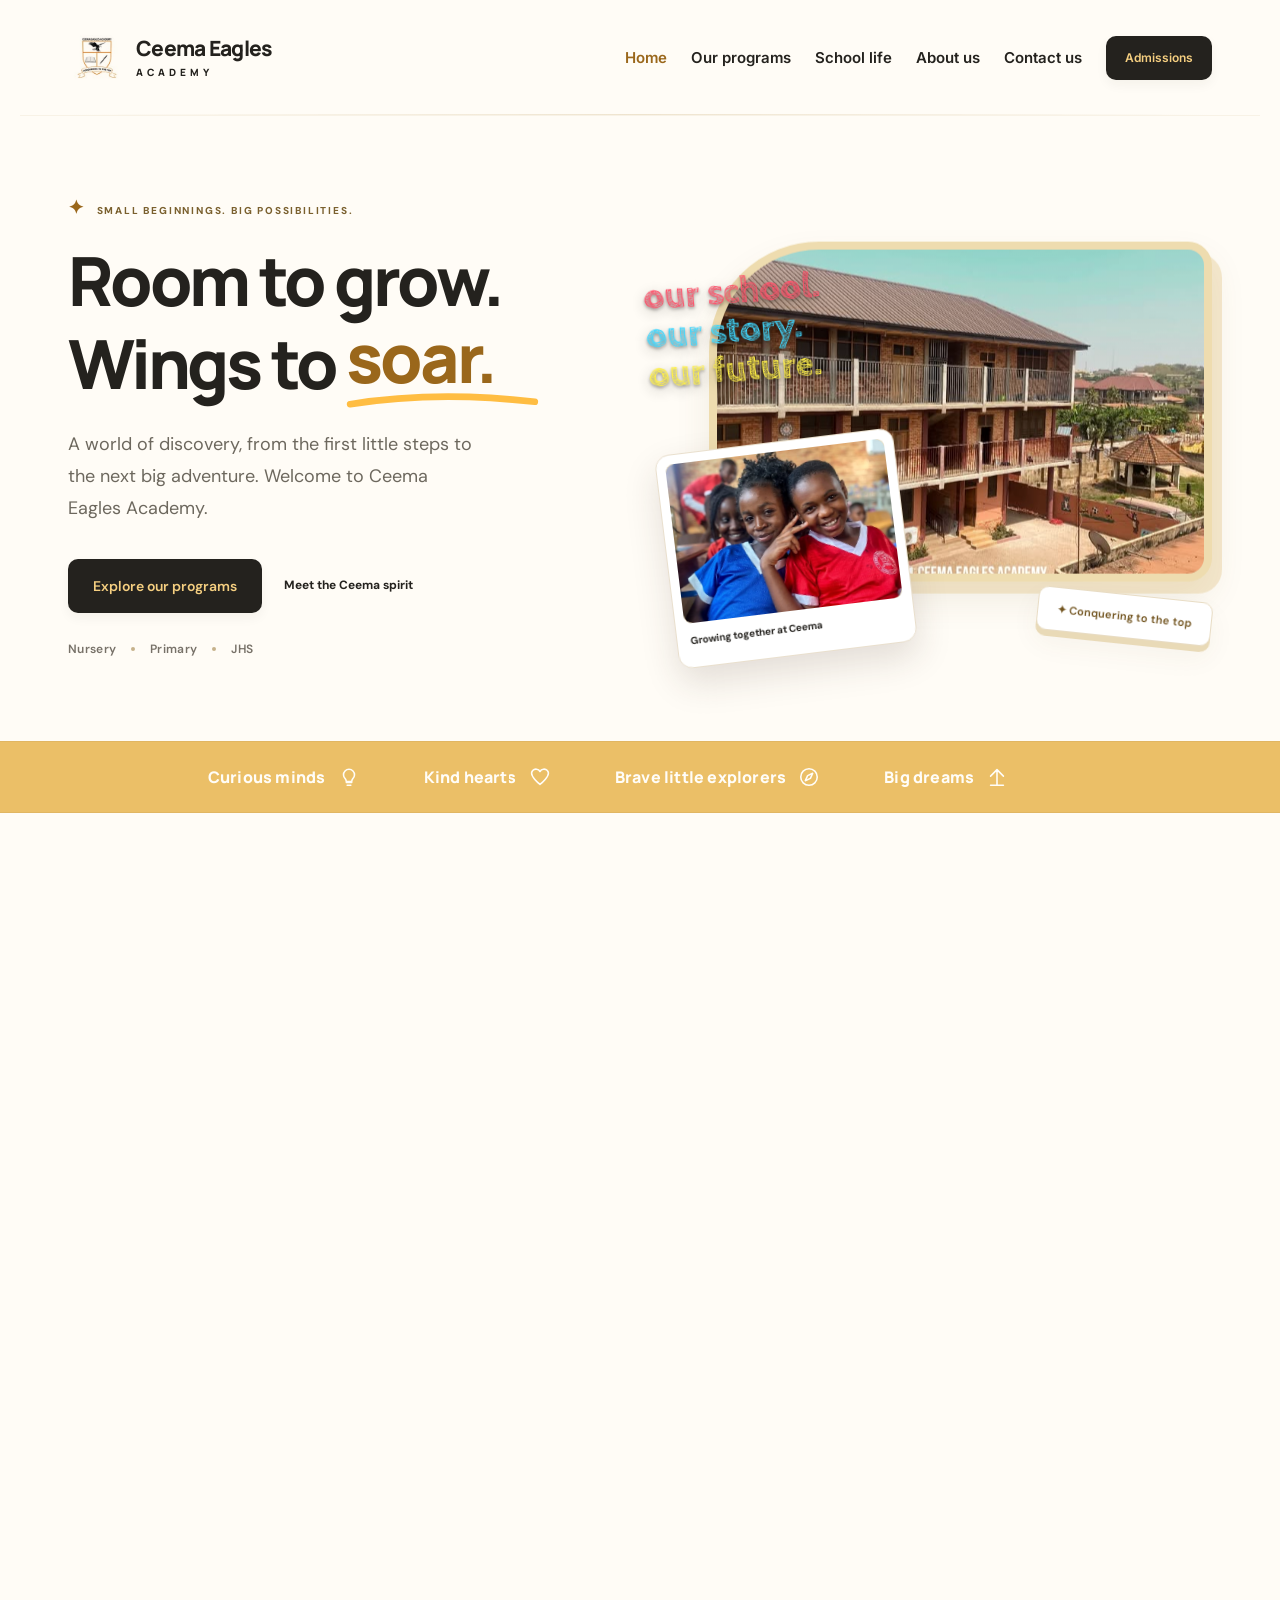
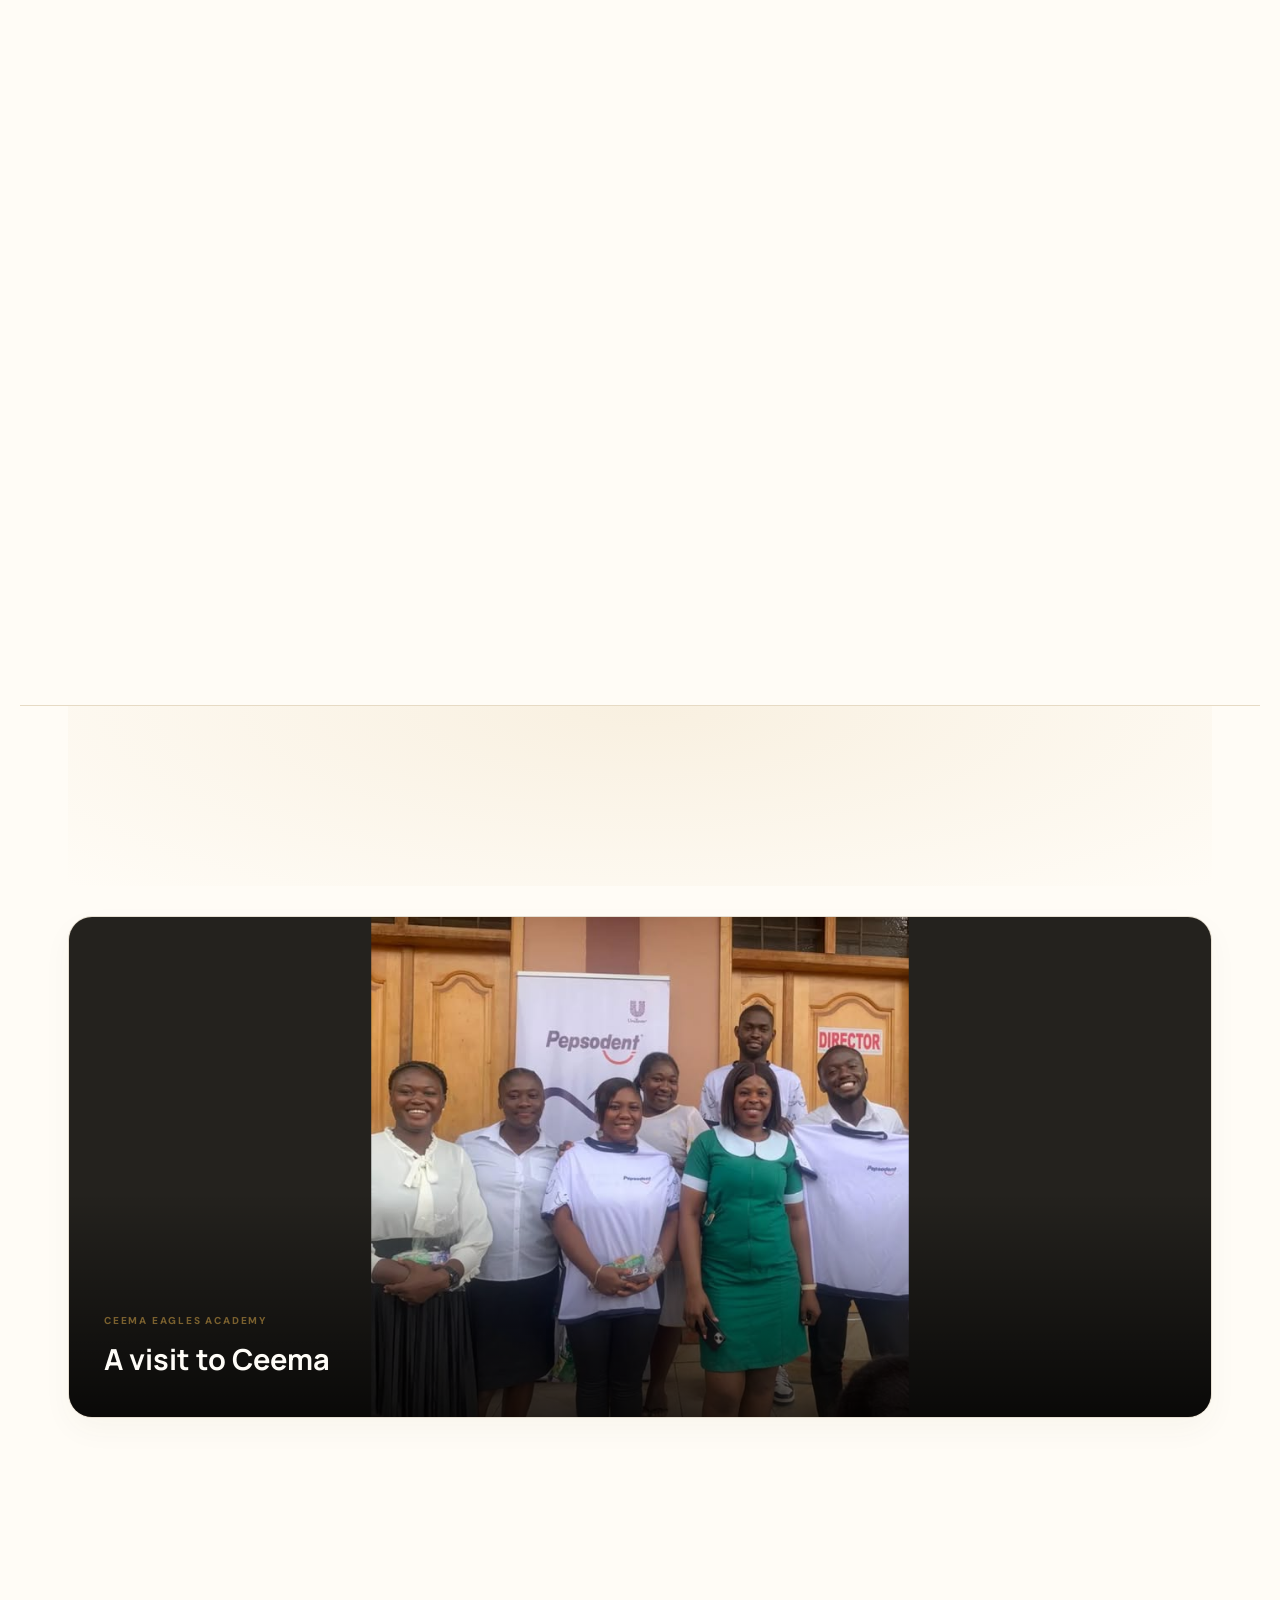
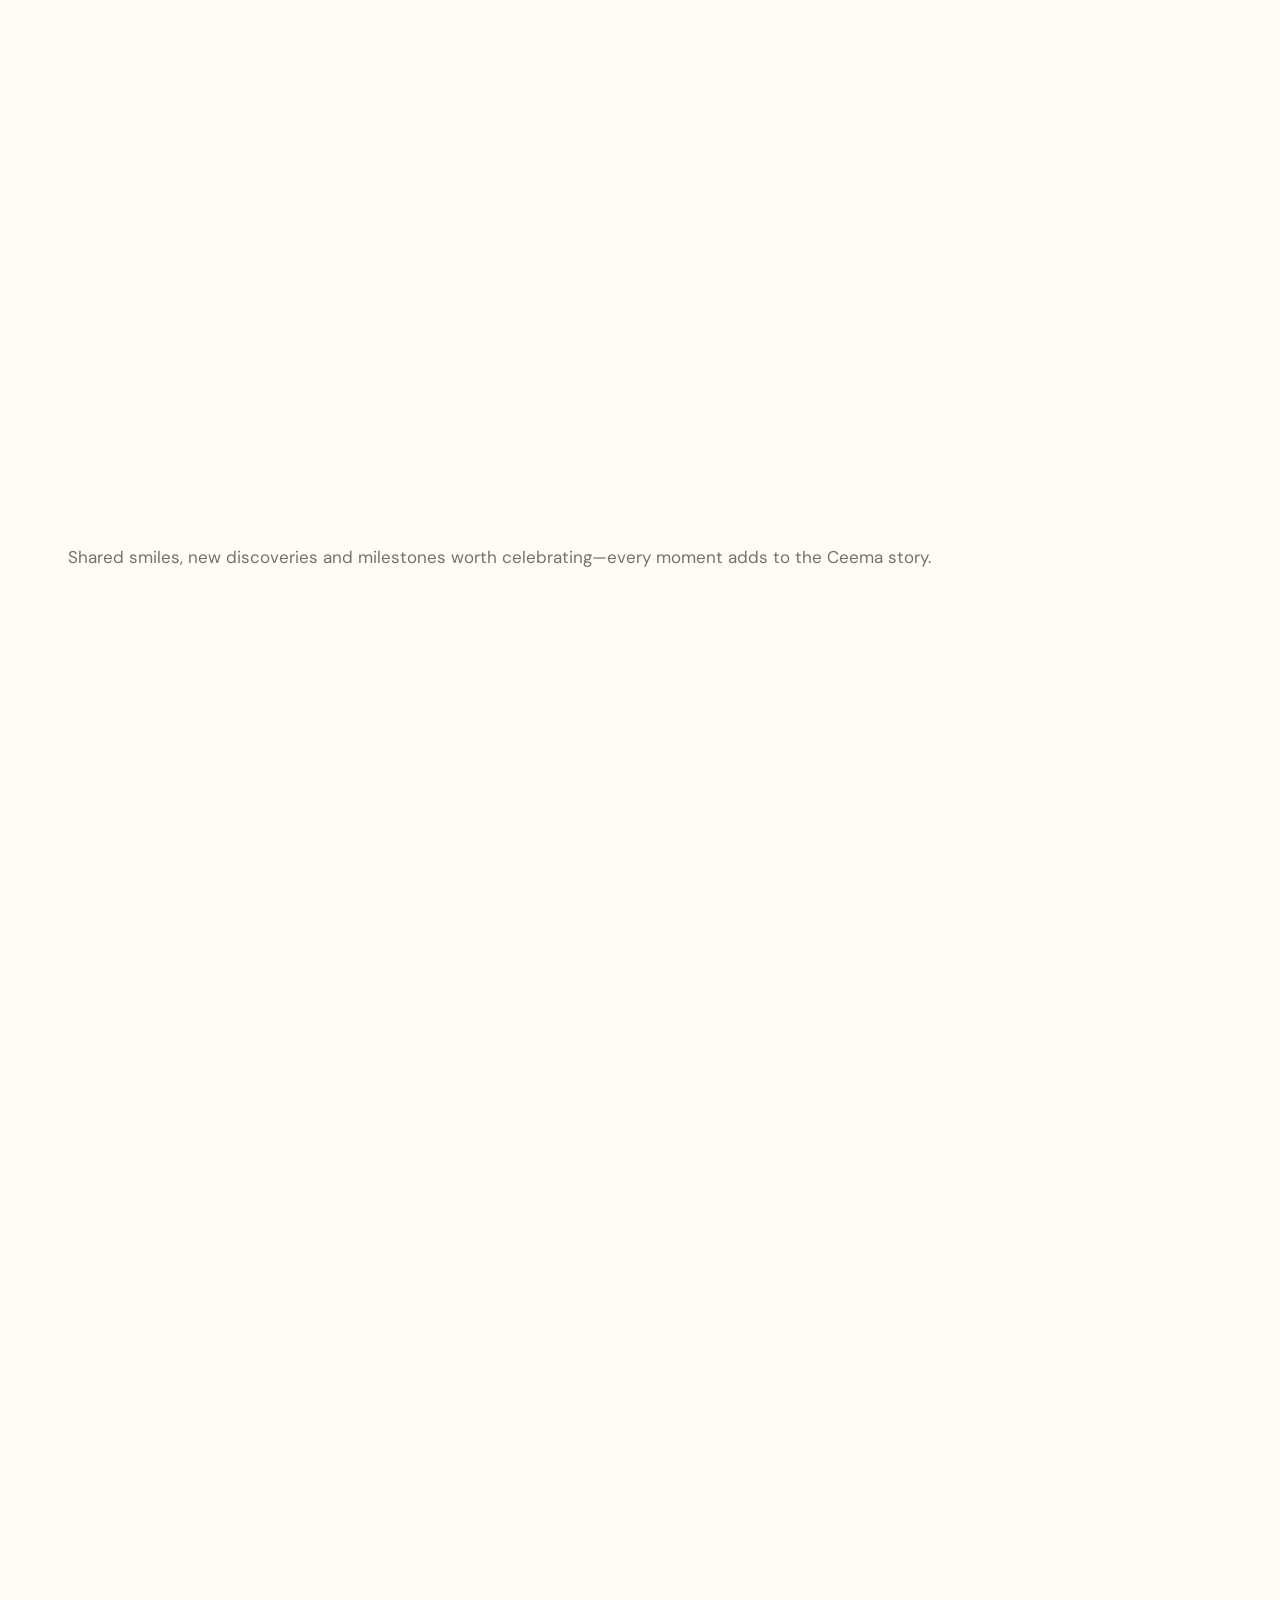
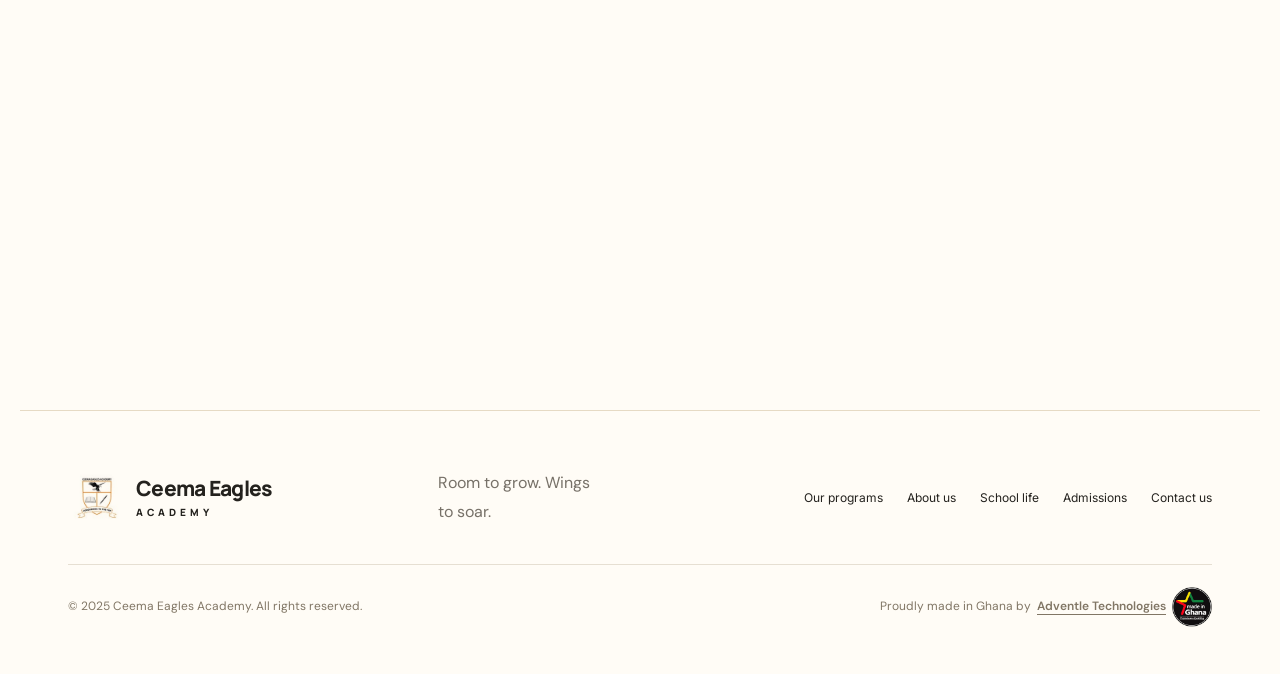
<file: index.html>
<!doctype html>
<html lang="en">
<head>
    <meta charset="utf-8">
    <meta name="viewport" content="width=device-width,initial-scale=1">
    <meta name="description" content="Explore Nursery, Primary and JHS at Ceema Eagles Academy.">
    <title>Ceema Eagles Academy — Room to grow. Wings to soar.</title>
    <link rel="icon" type="image/png" href="images/ceema-favicon.png">
    <link rel="apple-touch-icon" href="images/ceema-favicon.png">
    <link rel="stylesheet" href="styles.css?v=hero-slides-2">
</head>
<body class="home-page">
    <header class="header">
        <a class="brand" href="index.html" aria-label="Ceema Eagles Academy home">
            <img class="school-logo" src="images/ceema-logo.jpg" alt="Ceema Eagles Academy crest">
            <span>Ceema Eagles<small>ACADEMY</small></span>
        </a>
        <button class="menu" aria-expanded="false" aria-controls="nav">Menu </button>
        <nav id="nav" aria-label="Main navigation">
            <a href="index.html">Home</a>
            <a href="index.html#programs">Our programs</a>
            <a href="index.html#school-life">School life</a>
            <a href="about.html">About us</a>
            <a href="contact.html">Contact us</a>
            <button class="button small" data-admissions>Admissions </button>
        </nav>
    </header>
    <main>
        <section class="hero wrap" id="home">
            <div class="hero-copy">
                <div class="eyebrow">
                    <span class="tiny-star">✦</span> SMALL BEGINNINGS. BIG POSSIBILITIES.
                </div>
                <h1>
                    <span class="hero-line-reveal">Room to grow.</span><br>
                    <span class="hero-line-reveal hero-line-second">Wings to <span class="soar rotating-word" aria-label="soar"><span class="word-stage" aria-hidden="true"><span class="word-current">soar.</span></span><svg viewBox="0 0 240 22" aria-hidden="true"><path d="M5 15 Q110 -2 232 12"/></svg></span></span>
                </h1>
                <p>A world of discovery, from the first little steps to the next big adventure. Welcome to Ceema Eagles Academy.</p>
                <div class="actions">
                    <a class="button" href="#programs">Explore our programs </a>
                    <a class="text-link" href="#why">Meet the Ceema spirit </a>
                </div>
                <div class="levels">
                    <span>Nursery</span>
                    <i></i>
                    <span>Primary</span>
                    <i></i>
                    <span>JHS</span>
                </div>
            </div>
            <div class="hero-art school-hero">
                <div class="art-label">
                    <span class="chalk-coral">our school.</span><br>
                    <span class="chalk-blue">our story.</span><br>
                    <span class="chalk-yellow">our future.</span>
                </div>
                <div class="campus-photo hero-photo-stage" data-hero-slides="main" role="group" aria-label="Ceema school photo slideshow">
                    <img class="hero-slide is-active" src="images/ceema-campus.webp" alt="Ceema Eagles Academy campus" aria-hidden="false" decoding="async">
                    <img class="hero-slide" src="images/ceema-gathering.jpg" alt="Ceema school community gathering" aria-hidden="true" decoding="async">
                    <img class="hero-slide" src="images/ceema-play.jpg" alt="Learners taking part in an outdoor activity" aria-hidden="true" decoding="async">
                    <img class="hero-slide" src="images/ceema-culture.jpg" alt="A Ceema learner in cultural dress" aria-hidden="true" decoding="async">
                </div>
                <div class="hero-photo">
                    <div class="hero-mini-stage" data-hero-slides="mini" role="group" aria-label="Ceema learner photo slideshow">
                        <img class="hero-slide is-active" src="images/ceema-friends.webp" alt="Ceema students together" aria-hidden="false" decoding="async">
                        <img class="hero-slide" src="images/ceema-learner.webp" alt="A smiling Ceema learner" aria-hidden="true" decoding="async">
                        <img class="hero-slide" src="images/ceema-award.webp" alt="A student presentation at Ceema" aria-hidden="true" decoding="async">
                    </div>
                    <span>Growing together at Ceema</span>
                </div>
                <div class="floating-note">✦ Conquering to the top</div>
            </div>
        </section>
        <div class="ribbon" aria-label="Our school values">
            <div class="ribbon-track">
                <div class="ribbon-group">
                    <span>Curious minds<svg viewBox="0 0 24 24" aria-hidden="true" fill="none" stroke="currentColor" stroke-width="1.7" stroke-linecap="round" stroke-linejoin="round"><path d="M9 18h6M10 21h4M8 14a6 6 0 1 1 8 0c-1 1-1 2-1 3H9c0-1 0-2-1-3Z"/></svg></span>
                    <span>Kind hearts<svg viewBox="0 0 24 24" aria-hidden="true" fill="none" stroke="currentColor" stroke-width="1.7" stroke-linecap="round" stroke-linejoin="round"><path d="M20 5a5 5 0 0 0-8 1 5 5 0 0 0-8-1c-5 5 8 15 8 15S25 10 20 5Z"/></svg></span>
                    <span>Brave little explorers<svg viewBox="0 0 24 24" aria-hidden="true" fill="none" stroke="currentColor" stroke-width="1.7" stroke-linecap="round" stroke-linejoin="round"><circle cx="12" cy="12" r="9"/><path d="m16 8-2.5 5.5L8 16l2.5-5.5Z"/></svg></span>
                    <span>Big dreams<svg viewBox="0 0 24 24" aria-hidden="true" fill="none" stroke="currentColor" stroke-width="1.7" stroke-linecap="round" stroke-linejoin="round"><path d="M12 21V4M5 11l7-7 7 7M5 21h14"/></svg></span>
                </div>
                <div class="ribbon-group ribbon-duplicate" aria-hidden="true">
                    <span>Curious minds<svg viewBox="0 0 24 24" aria-hidden="true" fill="none" stroke="currentColor" stroke-width="1.7" stroke-linecap="round" stroke-linejoin="round"><path d="M9 18h6M10 21h4M8 14a6 6 0 1 1 8 0c-1 1-1 2-1 3H9c0-1 0-2-1-3Z"/></svg></span>
                    <span>Kind hearts<svg viewBox="0 0 24 24" aria-hidden="true" fill="none" stroke="currentColor" stroke-width="1.7" stroke-linecap="round" stroke-linejoin="round"><path d="M20 5a5 5 0 0 0-8 1 5 5 0 0 0-8-1c-5 5 8 15 8 15S25 10 20 5Z"/></svg></span>
                    <span>Brave little explorers<svg viewBox="0 0 24 24" aria-hidden="true" fill="none" stroke="currentColor" stroke-width="1.7" stroke-linecap="round" stroke-linejoin="round"><circle cx="12" cy="12" r="9"/><path d="m16 8-2.5 5.5L8 16l2.5-5.5Z"/></svg></span>
                    <span>Big dreams<svg viewBox="0 0 24 24" aria-hidden="true" fill="none" stroke="currentColor" stroke-width="1.7" stroke-linecap="round" stroke-linejoin="round"><path d="M12 21V4M5 11l7-7 7 7M5 21h14"/></svg></span>
                </div>
                <div class="ribbon-group ribbon-duplicate" aria-hidden="true">
                    <span>Curious minds<svg viewBox="0 0 24 24" aria-hidden="true" fill="none" stroke="currentColor" stroke-width="1.7" stroke-linecap="round" stroke-linejoin="round"><path d="M9 18h6M10 21h4M8 14a6 6 0 1 1 8 0c-1 1-1 2-1 3H9c0-1 0-2-1-3Z"/></svg></span>
                    <span>Kind hearts<svg viewBox="0 0 24 24" aria-hidden="true" fill="none" stroke="currentColor" stroke-width="1.7" stroke-linecap="round" stroke-linejoin="round"><path d="M20 5a5 5 0 0 0-8 1 5 5 0 0 0-8-1c-5 5 8 15 8 15S25 10 20 5Z"/></svg></span>
                    <span>Brave little explorers<svg viewBox="0 0 24 24" aria-hidden="true" fill="none" stroke="currentColor" stroke-width="1.7" stroke-linecap="round" stroke-linejoin="round"><circle cx="12" cy="12" r="9"/><path d="m16 8-2.5 5.5L8 16l2.5-5.5Z"/></svg></span>
                    <span>Big dreams<svg viewBox="0 0 24 24" aria-hidden="true" fill="none" stroke="currentColor" stroke-width="1.7" stroke-linecap="round" stroke-linejoin="round"><path d="M12 21V4M5 11l7-7 7 7M5 21h14"/></svg></span>
                </div>
            </div>
        </div>
        <section class="program-section wrap" id="programs">
            <div class="section-top">
                <div>
                    <div class="eyebrow">EVERY STAGE. A NEW ADVENTURE.</div>
                    <h2>Growing together,<br>one discovery at a time.</h2>
                </div>
                <p>Three stages of learning.<br>A world of possibilities ahead.</p>
            </div>
            <div class="program-grid">
                <article class="program nursery">
                    <div class="card-art">
                        <img src="images/ceema-award.webp" alt="A presentation at Ceema" loading="lazy" width="1260" height="840">
                        <span class="photo-label">CEEMA EAGLES ACADEMY</span>
                    </div>
                    <div class="card-body">
                        <div class="program-title">
                            <h3>Nursery</h3>
                            <span>01</span>
                        </div>
                        <button data-program="Nursery">Explore Nursery </button>
                    </div>
                </article>
                <article class="program primary">
                    <div class="card-art">
                        <img src="images/ceema-friends.webp" alt="Ceema students together" loading="lazy" width="1260" height="840">
                        <span class="photo-label">CEEMA EAGLES ACADEMY</span>
                    </div>
                    <div class="card-body">
                        <div class="program-title">
                            <h3>Primary</h3>
                            <span>02</span>
                        </div>
                        <button data-program="Primary">Explore Primary </button>
                    </div>
                </article>
                <article class="program jhs">
                    <div class="card-art">
                        <img src="images/ceema-learner.webp" alt="A smiling Ceema learner" loading="lazy" width="1260" height="840">
                        <span class="photo-label">CEEMA EAGLES ACADEMY</span>
                    </div>
                    <div class="card-body">
                        <div class="program-title">
                            <h3>JHS</h3>
                            <span>03</span>
                        </div>
                        <button data-program="JHS">Explore JHS </button>
                    </div>
                </article>
            </div>
        </section>
        <section class="why wrap" id="why">
            <div class="why-visual school-why">
                <img src="images/ceema-culture.jpg" alt="A Ceema student in colorful cultural dress" loading="lazy" width="480" height="640">
                <div class="visual-message">Small moments.<br><em>Big growth.</em></div>
            </div>
            <div class="why-copy">
                <div class="eyebrow">MORE THAN THE NEXT LESSON</div>
                <h2>A place for curiosity<br>to take flight.</h2>
                <p class="intro">Our vision for learning brings discovery, belonging and possibility together.</p>
                <div class="value">
                    <span class="value-icon yellow"><svg viewBox="0 0 24 24" aria-hidden="true" fill="none" stroke="currentColor" stroke-width="1.6" stroke-linecap="round" stroke-linejoin="round"><path d="m12 3 2.5 6.5L21 12l-6.5 2.5L12 21l-2.5-6.5L3 12l6.5-2.5Z"/></svg></span>
                    <div><h3>Wonder comes first</h3><p>Make room for questions, imagination and the joy of finding something new.</p></div>
                </div>
                <div class="value">
                    <span class="value-icon pink"><svg viewBox="0 0 24 24" aria-hidden="true" fill="none" stroke="currentColor" stroke-width="1.6" stroke-linecap="round" stroke-linejoin="round"><path d="M20 5a5 5 0 0 0-8 1 5 5 0 0 0-8-1c-5 5 8 15 8 15S25 10 20 5Z"/></svg></span>
                    <div><h3>Every learner belongs</h3><p>Celebrate individuality, kindness and the confidence to be yourself.</p></div>
                </div>
                <div class="value">
                    <span class="value-icon green"><svg viewBox="0 0 24 24" aria-hidden="true" fill="none" stroke="currentColor" stroke-width="1.6" stroke-linecap="round" stroke-linejoin="round"><path d="M5 19 19 5M5 5h14v14"/></svg></span>
                    <div><h3>Grow at every stage</h3><p>Look ahead with a connected journey from Nursery through Primary to JHS.</p></div>
                </div>
            </div>
        </section>
        <section class="gallery-section wrap" id="gallery">
            <div class="section-top">
                <div>
                    <div class="eyebrow">THE CEEMA PHOTO ALBUM</div>
                    <h2>More moments. More memories.</h2>
                </div>
                <p>Everyday discoveries, shared smiles<br>and moments to remember.</p>
            </div>
            <div class="school-carousel" role="region" aria-roledescription="carousel" aria-label="Ceema school photo slideshow">
                <div class="carousel-stage">
                    <figure class="gallery-slide is-active" role="group" aria-roledescription="slide" aria-label="1 of 6" aria-hidden="false">
                        <img src="images/ceema-community.webp" alt="Members of the school community together" loading="lazy">
                        <figcaption><span class="eyebrow">CEEMA EAGLES ACADEMY</span><h3>A visit to Ceema</h3></figcaption>
                    </figure>
                    <figure class="gallery-slide" role="group" aria-roledescription="slide" aria-label="2 of 6" aria-hidden="true">
                        <img src="images/ceema-gathering.jpg" alt="A school gathering at Ceema Eagles Academy" loading="lazy">
                        <figcaption><span class="eyebrow">CEEMA EAGLES ACADEMY</span><h3>Together on campus</h3></figcaption>
                    </figure>
                    <figure class="gallery-slide" role="group" aria-roledescription="slide" aria-label="3 of 6" aria-hidden="true">
                        <img src="images/ceema-culture.jpg" alt="A Ceema student in cultural dress" loading="lazy">
                        <figcaption><span class="eyebrow">CEEMA EAGLES ACADEMY</span><h3>Color &amp; culture</h3></figcaption>
                    </figure>
                    <figure class="gallery-slide" role="group" aria-roledescription="slide" aria-label="4 of 6" aria-hidden="true">
                        <img src="images/ceema-play.jpg" alt="Ceema students taking part in an outdoor activity" loading="lazy">
                        <figcaption><span class="eyebrow">CEEMA EAGLES ACADEMY</span><h3>School life outdoors</h3></figcaption>
                    </figure>
                    <figure class="gallery-slide" role="group" aria-roledescription="slide" aria-label="5 of 6" aria-hidden="true">
                        <img src="images/ceema-award.webp" alt="A presentation to a Ceema student" loading="lazy">
                        <figcaption><span class="eyebrow">CEEMA EAGLES ACADEMY</span><h3>A moment of recognition</h3></figcaption>
                    </figure>
                    <figure class="gallery-slide" role="group" aria-roledescription="slide" aria-label="6 of 6" aria-hidden="true">
                        <img src="images/ceema-campus.webp" alt="The Ceema Eagles Academy campus" loading="lazy">
                        <figcaption><span class="eyebrow">CEEMA EAGLES ACADEMY</span><h3>Our Kumasi campus</h3></figcaption>
                    </figure>
                </div>
            </div>
        </section>
        <section class="school-life wrap" id="school-life">
            <div class="section-top">
                <div>
                    <div class="eyebrow">STRAIGHT FROM OUR SCHOOL</div>
                    <h2>A little glimpse of life at Ceema.</h2>
                </div>
            </div>
            <div class="life-grid">
                <div class="life-card">
                    <img src="images/ceema-culture.jpg" alt="Ceema student in cultural dress" loading="lazy" width="480" height="640">
                    <div>
                        <h3>Color, culture &amp; community.</h3>
                    </div>
                </div>
                <div class="life-card">
                    <img src="images/ceema-play.jpg" alt="Ceema students taking part in an outdoor activity" loading="lazy" width="361" height="640">
                    <div>
                        <h3>Moments beyond the classroom.</h3>
                    </div>
                </div>
                <div class="life-card">
                    <img src="images/ceema-gathering.jpg" alt="A school gathering at Ceema Eagles Academy" loading="lazy">
                    <div>
                        <h3>Celebrating school milestones.</h3>
                    </div>
                </div>
            </div>
            <p class="embed-note">Shared smiles, new discoveries and milestones worth celebrating—every moment adds to the Ceema story.</p>
        </section>
        <section class="admissions wrap" id="admissions">
            <span class="cta-star">✦</span>
            <div class="eyebrow">THE NEXT CHAPTER STARTS HERE</div>
            <h2>Big dreams begin<br>with a little step.</h2>
            <p>Explore a place in Nursery, Primary or JHS<br>at Ceema Eagles Academy.</p>
            <p class="admissions-description">Choosing a school is an important step in your child’s journey. Contact the academy to learn about enrolment, ask about entry requirements and fees, or arrange a school visit. We look forward to helping you explore the next chapter for your child.</p>
            <button class="button" data-admissions>Plan your next step </button>
            <span class="cta-loop" aria-hidden="true">〰</span>
        </section>
        <section class="contact wrap" id="contact">
            <div class="section-top">
                <div>
                    <div class="eyebrow">COME SAY HELLO</div>
                    <h2>Find your way to Ceema.</h2>
                </div>
                <p>Questions about admissions or a school visit?<br>Get in touch with the academy.</p>
            </div>
            <div class="contact-grid">
                <div class="contact-info">
                    <div class="contact-row">
                        <span class="value-icon yellow"><svg viewBox="0 0 24 24" aria-hidden="true" fill="none" stroke="currentColor" stroke-width="1.6" stroke-linecap="round" stroke-linejoin="round"><path d="M19 10c0 5-7 11-7 11S5 15 5 10a7 7 0 1 1 14 0Z"/>
                            <circle cx="12" cy="10" r="2.5"/></svg>
                        </span>
                        <div>
                            <h3>Visit our school</h3>
                            <address>Karikari Farms Street<br>Gyinyase, Kumasi, Ghana</address>
                            <span class="plus-code">Google Maps plus code: MC4C+8C Kumasi</span>
                        </div>
                    </div>
                    <div class="contact-row">
                        <span class="value-icon yellow"><svg viewBox="0 0 24 24" aria-hidden="true" fill="none" stroke="currentColor" stroke-width="1.6" stroke-linecap="round" stroke-linejoin="round"><path d="M6 3h4l1 5-3 2a15 15 0 0 0 6 6l2-3 5 1v4a3 3 0 0 1-3 3C9 20 4 15 3 6a3 3 0 0 1 3-3Z"/></svg></span>
                        <div><h3>Call the academy</h3>
                            <a class="phone-link" href="tel:+233243032280">024 303 2280</a>
                            <p>From outside Ghana: +233 24 303 2280</p>
                        </div>
                    </div>
                    <div class="contact-actions">
                        <a class="button" href="https://www.google.com/maps/dir/?api=1&amp;destination=6.6558609%2C-1.5789495" target="_blank" rel="noopener">Get directions </a>
                        <a class="text-link" href="https://www.google.com/maps/place/Ceema+Eagles+Academy/@6.6558609,-1.5789495,17z/data=!3m1!4b1!4m6!3m5!1s0xfdb935dd58e1cf9:0x9bf83b65ec962b89!8m2!3d6.6558609!4d-1.5789495!16s%2Fg%2F11ll5yh9nz" target="_blank" rel="noopener">Open in Google Maps</a>
                    </div>
                </div>
                <iframe class="school-map" title="Ceema Eagles Academy location on Google Maps" src="https://www.google.com/maps/embed?pb=!1m18!1m12!1m3!1d3962.927881517812!2d-1.5789495000000002!3d6.6558608999999995!2m3!1f0!2f0!3f0!3m2!1i1024!2i768!4f13.1!3m3!1m2!1s0xfdb935dd58e1cf9%3A0x9bf83b65ec962b89!2sCeema%20Eagles%20Academy!5e0!3m2!1sen!2sgh!4v1791801477818!5m2!1sen!2sgh" width="600" height="450" style="border:0" allowfullscreen loading="lazy" referrerpolicy="strict-origin-when-cross-origin"></iframe>
            </div>
        </section>
    </main>
    <footer class="wrap">
        <div class="footer-main">
            <a class="brand" href="index.html#home">
                <img class="school-logo" src="images/ceema-logo.jpg" alt="Ceema Eagles Academy crest">
                <span>Ceema Eagles<small>ACADEMY</small></span>
            </a>
            <p>Room to grow. Wings to soar.</p>
            <div>
                <a href="index.html#programs">Our programs</a>
                <a href="about.html">About us</a>
                <a href="index.html#school-life">School life</a>
                <a href="index.html#admissions">Admissions</a>
                <a href="contact.html">Contact us</a>
            </div>
        </div>
        <div class="footer-bottom">
            <span>© 2025 Ceema Eagles Academy. All rights reserved.</span>
            <span class="footer-credit">Proudly made in Ghana by
                <a href="https://adventle.tech/" target="_blank" rel="noopener">Adventle Technologies</a>
                <img class="ghana-badge" src="images/made-in-ghana.webp" alt="Made in Ghana, premium quality">
            </span>
        </div>
    </footer>
    <dialog id="details">
        <button class="close" aria-label="Close dialog">Close dialog</button>
        <div class="eyebrow">YOUR NEXT LITTLE STEP</div>
        <h2 id="dialog-title">Let’s explore admissions.</h2>
        <p id="dialog-copy"></p>
        <h3>Before you get in touch</h3>
        <ul>
            <li>Choose the learning stage you’re interested in.</li>
            <li>Prepare your questions about entry requirements, fees and school visits.</li>
            <li>Confirm application dates and documents directly with the academy.</li>
        </ul>
        <div class="notice">Call <a href="tel:+233243032280">024 303 2280</a> to ask about admissions or arrange a visit.
            <a href="contact.html" class="dialog-contact">View location and directions</a>. This preview does not submit an application.
        </div>
            <button class="button close-action">Got it </button>
        </dialog>
    <script src="script.js?v=hero-slides-2"></script>
</body>
</html>
</file>
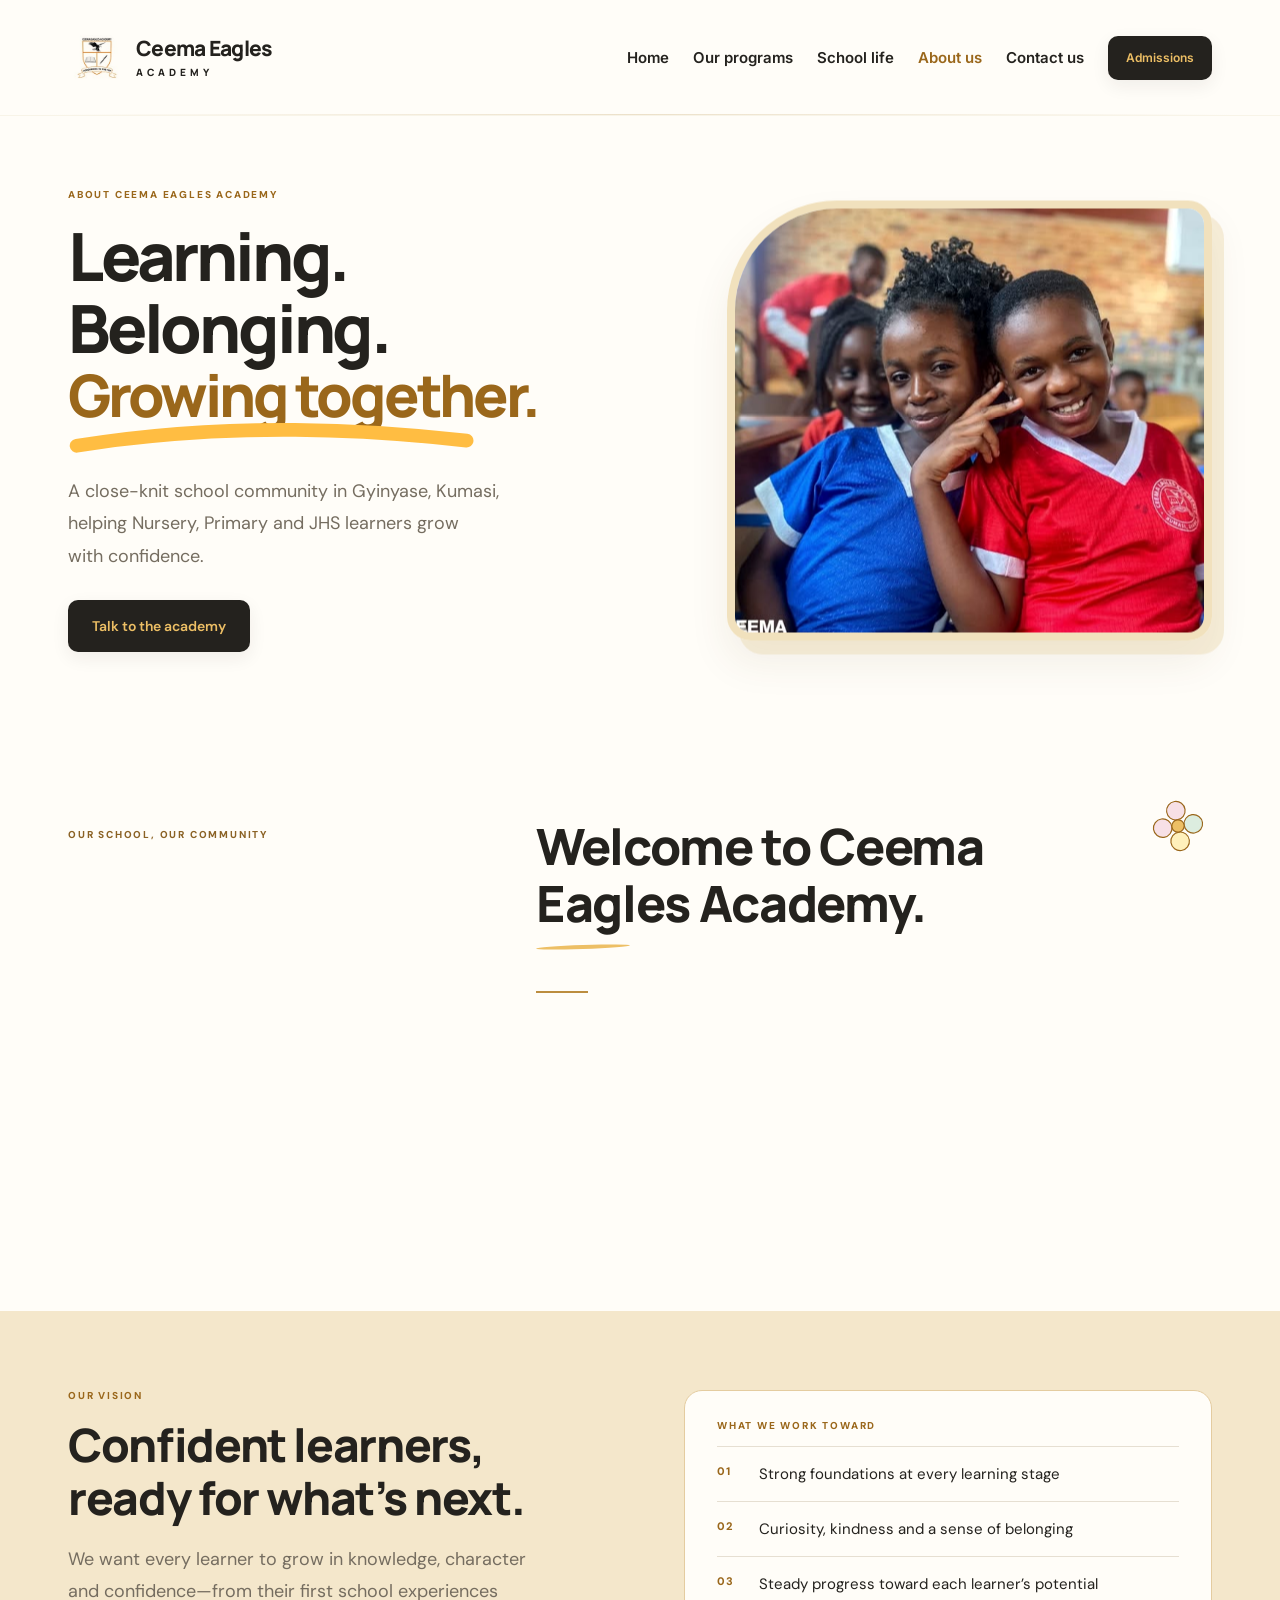
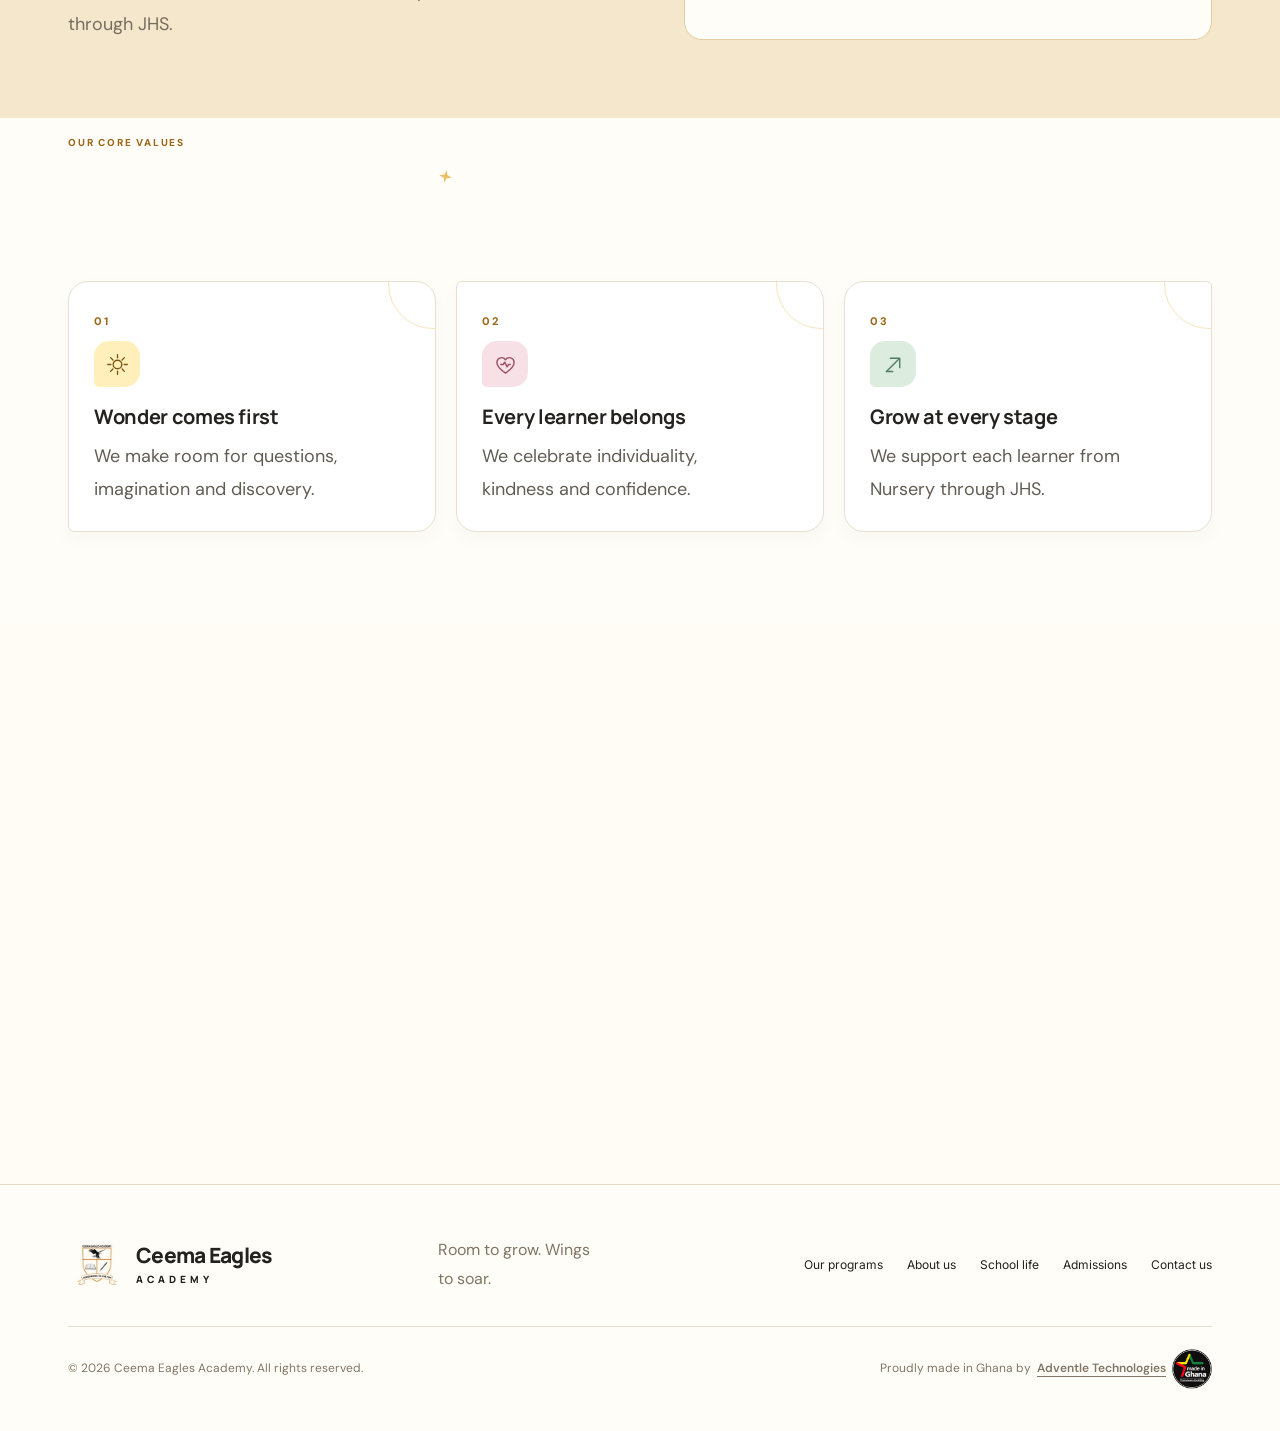
<file: about.html>
<!doctype html>
<html lang="en">
    <head>
        <meta charset="utf-8">
        <meta name="viewport" content="width=device-width,initial-scale=1">
        <meta name="description" content="Discover the values, community and learning journey at Ceema Eagles Academy in Gyinyase, Kumasi.">
        <title>About us | Ceema Eagles Academy</title>
        <link rel="icon" type="image/png" href="images/ceema-favicon.png">
        <link rel="apple-touch-icon" href="images/ceema-favicon.png">
        <link rel="stylesheet" href="styles.css?v=about-story-1">
    </head>
    <body class="about-page interior-page">
        <header class="header">
            <a class="brand" href="index.html" aria-label="Ceema Eagles Academy home">
                <img class="school-logo" src="images/ceema-logo.jpg" alt="Ceema Eagles Academy crest">
                <span>Ceema Eagles<small>ACADEMY</small></span>
            </a>
            <button class="menu" aria-expanded="false" aria-controls="nav">Menu </button>
            <nav id="nav" aria-label="Main navigation">
                <a href="index.html">Home</a>
                <a href="index.html#programs">Our programs</a>
                <a href="index.html#school-life">School life</a>
                <a href="about.html" aria-current="page">About us</a>
                <a href="contact.html">Contact us</a>
                <button class="button small" data-admissions>Admissions </button>
            </nav>
        </header>
        <main>
            <section class="page-hero wrap">
                <div>
                    <div class="eyebrow">ABOUT CEEMA EAGLES ACADEMY</div>
                    <h1>Learning. Belonging.<br>
                        <span class="soar rotating-word about-rotating-word" aria-label="Growing together"><span class="word-stage" aria-hidden="true"><span class="word-current">Growing together.</span></span><svg viewBox="0 0 240 22" aria-hidden="true"><path d="M5 15 Q110 -2 232 12"/></svg></span>
                    </h1>
                    <p>A close-knit school community in Gyinyase, Kumasi, helping Nursery, Primary and JHS learners grow with confidence.</p>
                    <a class="button" href="contact.html">Talk to the academy </a>
                </div>
                <img src="images/ceema-friends.webp" alt="Ceema students together" width="640" height="640">
            </section>
            <section class="about-intro wrap">
                <div class="eyebrow">OUR SCHOOL, OUR COMMUNITY</div>
                <h2>Welcome to Ceema Eagles Academy.</h2>
                <span class="welcome-flower" aria-hidden="true"><svg viewBox="0 0 88 88"><g stroke="#9a671b" stroke-width="1.5"><circle cx="44" cy="24" r="12" fill="#f7e0e6"/><circle cx="64" cy="44" r="12" fill="#dceddf"/><circle cx="44" cy="64" r="12" fill="#fff0bb"/><circle cx="24" cy="44" r="12" fill="#f7e0e6"/><circle cx="44" cy="44" r="8" fill="#edbf65"/></g></svg></span>
                <p>From Nursery to JHS, learners build knowledge, confidence and friendships in a caring school community.</p>
                <p>Our motto, &quot;Conquering to the top,&quot; reflects the steady progress we encourage in every learner.</p>
                <p>With curiosity and kindness at the heart of school life, every learner is encouraged to take the next step with confidence.</p>
            </section>
            <section class="about-vision wrap">
                <div class="about-vision-copy">
                    <div class="eyebrow">OUR VISION</div>
                    <h2>Confident learners, ready for what’s next.</h2>
                    <p>We want every learner to grow in knowledge, character and confidence—from their first school experiences through JHS.</p>
                </div>
                <div class="about-goals">
                    <div class="eyebrow">WHAT WE WORK TOWARD</div>
                    <ul>
                        <li>Strong foundations at every learning stage</li>
                        <li>Curiosity, kindness and a sense of belonging</li>
                        <li>Steady progress toward each learner’s potential</li>
                    </ul>
                </div>
            </section>
            <section class="about-values wrap">
                <div class="section-top">
                    <div>
                        <div class="eyebrow">OUR CORE VALUES</div>
                        <h2>What guides us.</h2>
                    </div>
                    <p>The Ceema spirit, in three simple principles.</p>
                </div>
                <div class="about-value-grid">
                    <article class="about-value-card">
                        <span class="about-value-number">01</span>
                        <span class="about-value-icon wonder" aria-hidden="true"><svg viewBox="0 0 32 32" fill="none" stroke="currentColor" stroke-width="1.8" stroke-linecap="round" stroke-linejoin="round"><path d="M16 3.5v4M16 24.5v4M3.5 16h4M24.5 16h4M7.2 7.2l2.9 2.9m11.8 11.8 2.9 2.9m0-17.6-2.9 2.9M10.1 21.9l-2.9 2.9"/><circle cx="16" cy="16" r="5.5"/></svg></span>
                        <h3>Wonder comes first</h3>
                        <p>We make room for questions, imagination and discovery.</p>
                    </article>
                    <article class="about-value-card">
                        <span class="about-value-number">02</span>
                        <span class="about-value-icon belong" aria-hidden="true"><svg viewBox="0 0 32 32" fill="none" stroke="currentColor" stroke-width="1.8" stroke-linecap="round" stroke-linejoin="round"><path d="M16 27s-11-6.5-11-14a6 6 0 0 1 11-3 6 6 0 0 1 11 3c0 7.5-11 14-11 14Z"/><path d="M10 16h3l2-3 3 6 2-3h2"/></svg></span>
                        <h3>Every learner belongs</h3>
                        <p>We celebrate individuality, kindness and confidence.</p>
                    </article>
                    <article class="about-value-card">
                        <span class="about-value-number">03</span>
                        <span class="about-value-icon grow" aria-hidden="true"><svg viewBox="0 0 32 32" fill="none" stroke="currentColor" stroke-width="1.8" stroke-linecap="round" stroke-linejoin="round"><path d="M7 25 24 8M12 8h12v12"/><path d="M7 25h8"/></svg></span>
                        <h3>Grow at every stage</h3>
                        <p>We support each learner from Nursery through JHS.</p>
                    </article>
                </div>
            </section>
            <section class="campus-story wrap">
                <img src="images/ceema-campus.webp" alt="Ceema Eagles Academy campus" loading="lazy">
                <div>
                    <div class="eyebrow">VISIT CEEMA</div>
                    <h2>Come see Ceema for yourself.</h2>
                    <p>Visit us in Gyinyase, Kumasi. We would be glad to show you around.</p>
                    <a class="button" href="contact.html">Plan a visit </a>
                </div>
            </section>
        </main>
        <footer class="wrap">
            <div class="footer-main">
                <a class="brand" href="index.html#home">
                    <img class="school-logo" src="images/ceema-logo.jpg" alt="Ceema Eagles Academy crest">
                    <span>Ceema Eagles<small>ACADEMY</small></span>
                </a>
                <p>Room to grow. Wings to soar.</p>
                <div>
                    <a href="index.html#programs">Our programs</a>
                    <a href="about.html">About us</a>
                    <a href="index.html#school-life">School life</a>
                    <a href="index.html#admissions">Admissions</a>
                    <a href="contact.html">Contact us</a>
                </div>
            </div>
            <div class="footer-bottom">
                <span>© 2026 Ceema Eagles Academy. All rights reserved.</span>
                <span class="footer-credit">Proudly made in Ghana by <a href="https://adventle.tech/" target="_blank" rel="noopener">Adventle Technologies</a><img class="ghana-badge" src="images/made-in-ghana.webp" alt="Made in Ghana, premium quality"></span>
            </div>
        </footer>
        <dialog id="details">
            <button class="close" aria-label="Close dialog">Close dialog</button>
            <div class="eyebrow">YOUR NEXT LITTLE STEP</div>
            <h2 id="dialog-title">Let’s explore admissions.</h2>
            <p id="dialog-copy"></p>
            <h3>Before you get in touch</h3>
            <ul>
                <li>Choose the learning stage you’re interested in.</li>
                <li>Prepare your questions about entry requirements, fees and school visits.</li>
                <li>Confirm application dates and documents directly with the academy.</li>
            </ul>
            <div class="notice">Call 
                <a href="tel:+233243032280">024 303 2280</a> to ask about admissions or arrange a visit. 
                <a href="contact.html" class="dialog-contact">View location and directions</a>. This preview does not submit an application.
            </div>
            <button class="button close-action">Got it </button>
        </dialog>
        <script src="script.js?v=about-rotating-1"></script>
    </body>
</html>
</file>
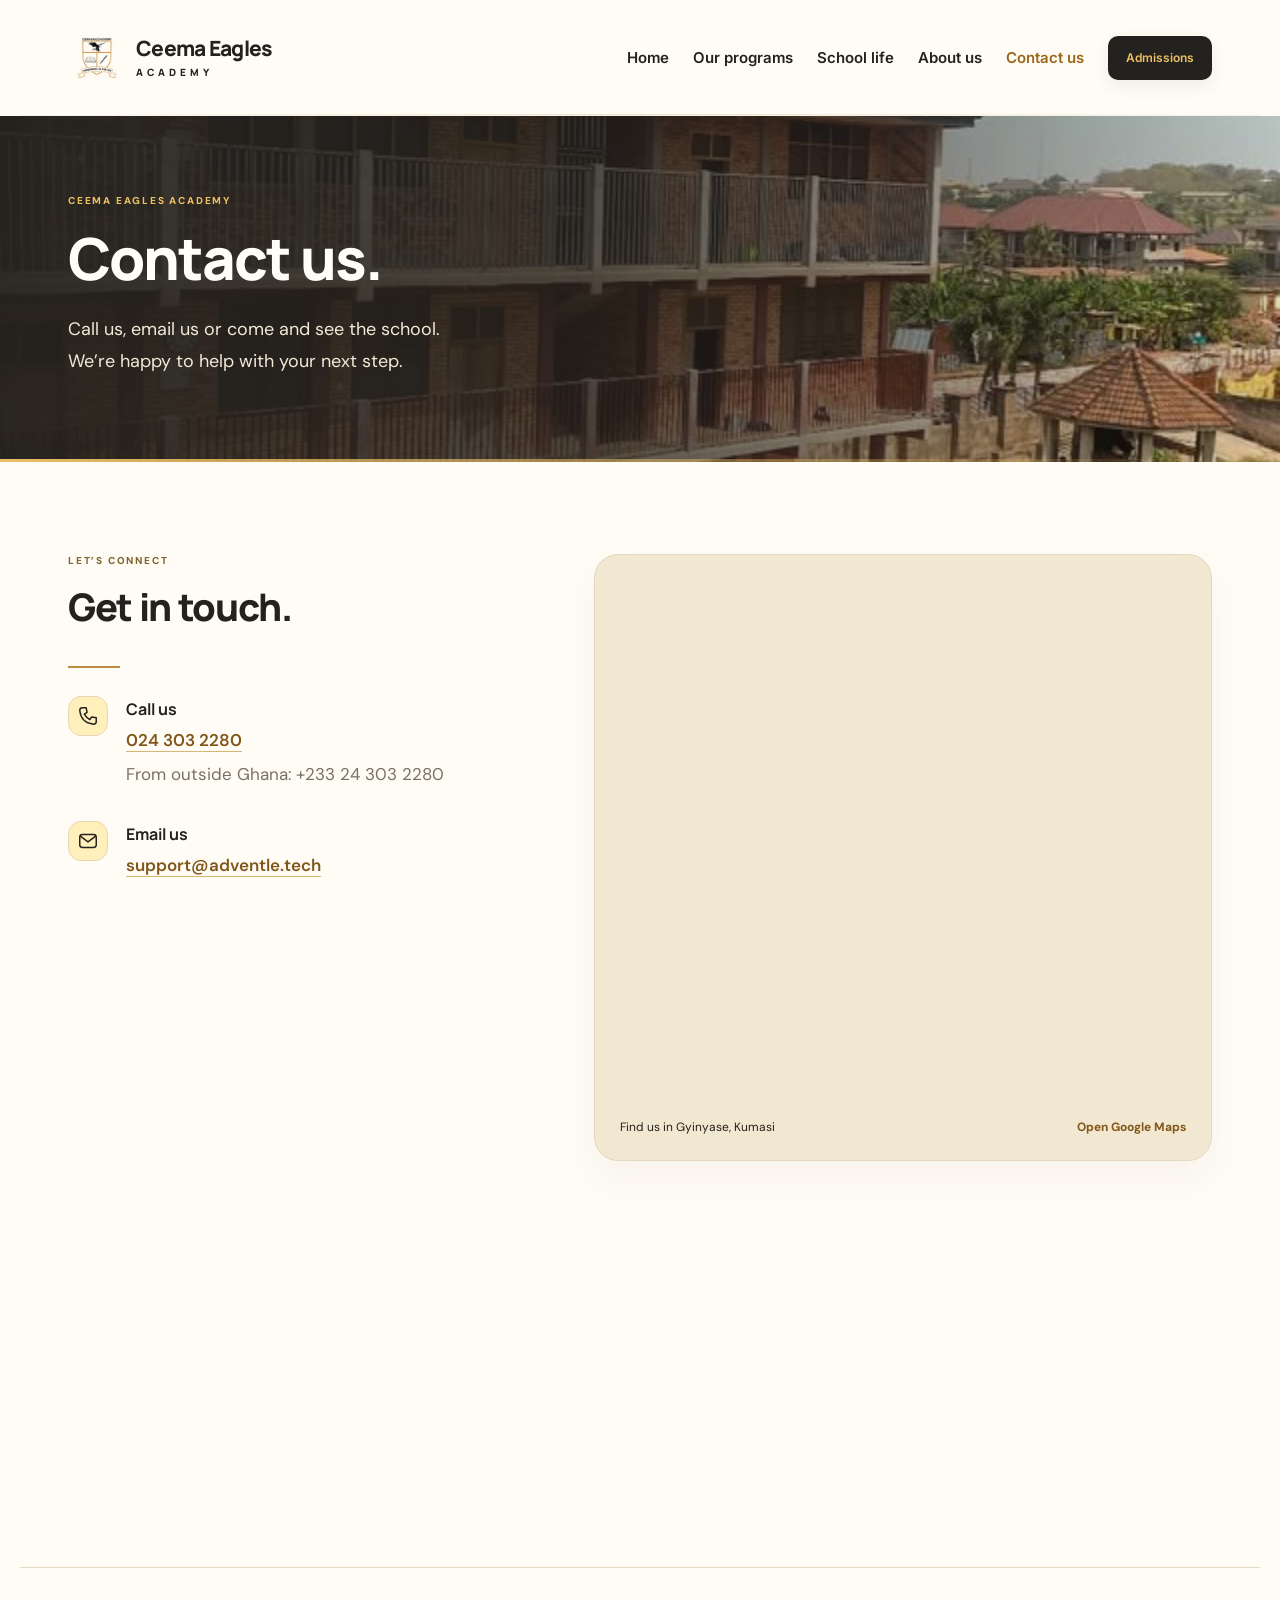
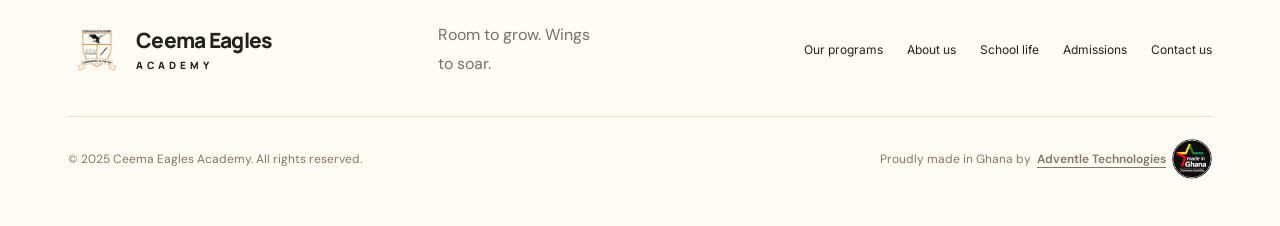
<file: contact.html>
<!doctype html>
<html lang="en">
    <head>
        <meta charset="utf-8">
        <meta name="viewport" content="width=device-width,initial-scale=1">
        <meta name="description" content="Contact Ceema Eagles Academy in Gyinyase, Kumasi. Call, email or find directions to the school.">
        <title>Contact us | Ceema Eagles Academy</title>
        <link rel="icon" type="image/png" href="images/ceema-favicon.png">
        <link rel="apple-touch-icon" href="images/ceema-favicon.png">
        <link rel="stylesheet" href="styles.css?v=hero-slides-2">
    </head>
    <body class="contact-page interior-page">
        <header class="header">
            <a class="brand" href="index.html" aria-label="Ceema Eagles Academy home">
                <img class="school-logo" src="images/ceema-logo.jpg" alt="Ceema Eagles Academy crest">
                <span>Ceema Eagles<small>ACADEMY</small></span>
            </a>
            <button class="menu" aria-expanded="false" aria-controls="nav">Menu </button>
            <nav id="nav" aria-label="Main navigation">
                <a href="index.html">Home</a>
                <a href="index.html#programs">Our programs</a>
                <a href="index.html#school-life">School life</a>
                <a href="about.html">About us</a>
                <a href="contact.html">Contact us</a>
                <button class="button small" data-admissions>Admissions </button>
            </nav>
        </header>
        <main>
            <section class="contact-banner">
                <div class="wrap">
                    <div class="eyebrow">CEEMA EAGLES ACADEMY</div>
                    <h1>Contact us.</h1>
                    <p>Call us, email us or come and see the school.<br>We’re happy to help with your next step.</p>
                </div>
            </section>
            <section class="direct-contact wrap" id="contact">
                <div class="direct-details">
                    <div class="eyebrow">LET’S CONNECT</div>
                    <h2>Get in touch.</h2>
                    <div class="contact-row">
                        <span class="value-icon yellow" aria-hidden="true"><svg viewBox="0 0 24 24" aria-hidden="true" fill="none" stroke="currentColor" stroke-width="1.6" stroke-linecap="round" stroke-linejoin="round"><path d="M6 3h4l1 5-3 2a15 15 0 0 0 6 6l2-3 5 1v4a3 3 0 0 1-3 3C9 20 4 15 3 6a3 3 0 0 1 3-3Z"/></svg></span>
                        <div>
                            <h3>Call us</h3>
                            <a class="direct-link" href="tel:+233243032280">024 303 2280</a>
                            <p>From outside Ghana: +233 24 303 2280</p>
                        </div>
                    </div>
                    <div class="contact-row">
                        <span class="value-icon yellow" aria-hidden="true"><svg viewBox="0 0 24 24" aria-hidden="true" fill="none" stroke="currentColor" stroke-width="1.6" stroke-linecap="round" stroke-linejoin="round"><rect x="3" y="5" width="18" height="14" rx="3"/><path d="m4 7 8 6 8-6"/></svg></span>
                        <div>
                            <h3>Email us</h3>
                            <a class="direct-link" href="mailto:support@adventle.tech">support@adventle.tech</a>
                        </div>
                    </div>
                    <div class="contact-row">
                        <span class="value-icon yellow" aria-hidden="true"><svg viewBox="0 0 24 24" aria-hidden="true" fill="none" stroke="currentColor" stroke-width="1.6" stroke-linecap="round" stroke-linejoin="round"><path d="M19 10c0 5-7 11-7 11S5 15 5 10a7 7 0 1 1 14 0Z"/><circle cx="12" cy="10" r="2.5"/></svg></span>
                        <div>
                            <h3>Visit us</h3>
                            <address>Karikari Farms Street<br>Gyinyase, Kumasi, Ghana</address>
                            <a class="direct-link map-link" href="https://www.google.com/maps/dir/?api=1&amp;destination=6.6558609%2C-1.5789495" target="_blank" rel="noopener">Get directions</a>
                            <p>Please call ahead to arrange a visit.</p>
                        </div>
                    </div>
                </div>
                <div class="contact-map-panel">
                    <iframe class="school-map" title="Ceema Eagles Academy location on Google Maps" src="https://www.google.com/maps/embed?pb=!1m18!1m12!1m3!1d3962.927881517812!2d-1.5789495000000002!3d6.6558608999999995!2m3!1f0!2f0!3f0!3m2!1i1024!2i768!4f13.1!3m3!1m2!1s0xfdb935dd58e1cf9%3A0x9bf83b65ec962b89!2sCeema%20Eagles%20Academy!5e0!3m2!1sen!2sgh!4v1791801477818!5m2!1sen!2sgh" width="600" height="450" style="border:0" allowfullscreen loading="lazy" referrerpolicy="strict-origin-when-cross-origin"></iframe>
                    <div class="map-caption">
                        <span>Find us in Gyinyase, Kumasi</span>
                        <a href="https://www.google.com/maps/place/Ceema+Eagles+Academy/@6.6558609,-1.5789495,17z/data=!3m1!4b1!4m6!3m5!1s0xfdb935dd58e1cf9:0x9bf83b65ec962b89!8m2!3d6.6558609!4d-1.5789495!16s%2Fg%2F11ll5yh9nz" target="_blank" rel="noopener">Open Google Maps</a>
                    </div>
                </div>
            </section>
            <section class="contact-admissions wrap">
                <div>
                    <div class="eyebrow">YOUR NEXT LITTLE STEP</div>
                    <h2>Thinking of joining Ceema?</h2>
                    <p>Speak with us about Nursery, Primary or JHS admissions and arrange a school visit.</p>
                </div>
                <a class="button" href="mailto:support@adventle.tech?subject=Ceema%20Eagles%20Academy%20admissions%20enquiry">Enquire about admissions </a>
            </section>
        </main>
        <footer class="wrap">
            <div class="footer-main">
                <a class="brand" href="index.html#home">
                    <img class="school-logo" src="images/ceema-logo.jpg" alt="Ceema Eagles Academy crest">
                    <span>Ceema Eagles<small>ACADEMY</small></span>
                </a>
                <p>Room to grow. Wings to soar.</p>
                <div>
                    <a href="index.html#programs">Our programs</a>
                    <a href="about.html">About us</a>
                    <a href="index.html#school-life">School life</a>
                    <a href="index.html#admissions">Admissions</a>
                    <a href="contact.html">Contact us</a>
                </div>
            </div>
            <div class="footer-bottom">
                <span>© 2025 Ceema Eagles Academy. All rights reserved.</span>
                <span class="footer-credit">Proudly made in Ghana by
                    <a href="https://adventle.tech/" target="_blank" rel="noopener">Adventle Technologies</a>
                    <img class="ghana-badge" src="images/made-in-ghana.webp" alt="Made in Ghana, premium quality">
                </span>
            </div>
        </footer>
        <dialog id="details">
            <button class="close" aria-label="Close dialog">Close dialog</button>
            <div class="eyebrow">YOUR NEXT LITTLE STEP</div>
            <h2 id="dialog-title">Let’s explore admissions.</h2>
            <p id="dialog-copy"></p>
            <h3>Before you get in touch</h3>
            <ul>
                <li>Choose the learning stage you’re interested in.</li>
                <li>Prepare your questions about entry requirements, fees and school visits.</li>
                <li>Confirm application dates and documents directly with the academy.</li>
            </ul>
            <div class="notice">Call 
                <a href="tel:+233243032280">024 303 2280</a> to ask about admissions or arrange a visit. 
                <a href="contact.html" class="dialog-contact">View location and directions</a>. This preview does not submit an application.
            </div>
            <button class="button close-action">Got it </button>
        </dialog>
        <script src="script.js?v=hero-slides-2"></script>
    </body>
</html>
</file>
<file: styles.css>
@import url('https://fonts.googleapis.com/css2?family=Cabin+Sketch:wght@400;700&family=DM+Sans:wght@400;500;600;700&family=Inter:wght@400;500;600;700&family=Manrope:wght@400;500;600;700;800&display=swap');
:root{--ink:#24221e;--purple:#9a671b;--cream:#fffdf8;--yellow:#edbf65}*{box-sizing:border-box}html{scroll-behavior:smooth;scroll-padding-top:30px}body{margin:0;background:var(--cream);color:var(--ink);font-family:'DM Sans',sans-serif}a{color:inherit;text-decoration:none}button{font:inherit;cursor:pointer}button,a{-webkit-tap-highlight-color:transparent}button:focus-visible,a:focus-visible{outline:3px solid #b98430;outline-offset:5px}.wrap,.header{max-width:1240px;margin:auto;padding-left:48px;padding-right:48px}.header{display:flex;align-items:center;justify-content:space-between;padding-top:28px;padding-bottom:28px}.brand{display:flex;align-items:center;gap:10px;font-family:Manrope,sans-serif;font-size:21px;font-weight:800;letter-spacing:-.7px;line-height:1.1}.brand small{display:block;font-size:10px;letter-spacing:4px;margin-top:7px}.brand-icon{display:grid;place-items:center;background:var(--purple);color:var(--yellow);width:44px;height:48px;border-radius:14px 14px 24px 24px;font-size:34px}.header nav{display:flex;align-items:center;gap:30px;font-size:13px;font-weight:600}.button{display:inline-flex;align-items:center;justify-content:center;gap:22px;border:0;background:var(--purple);color:white;border-radius:8px;padding:17px 24px;font-weight:600;font-size:14px;transition:transform .2s,background .2s}.button:hover{background:#77501b;transform:translateY(-2px)}.button span{font-size:20px}.button.small{padding:12px 18px;font-size:12px}.menu{display:none}.hero{display:grid;grid-template-columns:1.03fr 1fr;align-items:center;gap:20px;padding-top:40px;padding-bottom:55px}.eyebrow{font-size:10px;letter-spacing:1.6px;font-weight:800}.tiny-star{color:var(--purple);font-size:19px;margin-right:7px}h1,h2,h3,p{margin:0}h1,h2,h3{font-family:Manrope,sans-serif}h1{font-size:clamp(46px,5.3vw,68px);line-height:1.13;letter-spacing:-3px;margin:22px 0 26px;font-weight:800}.soar{display:inline-block;position:relative;color:var(--purple)}.soar svg{position:absolute;bottom:-15px;left:0;width:100%;fill:none;stroke:#ffbd42;stroke-width:8;stroke-linecap:round}.hero-copy>p{max-width:400px;font-size:16px;color:#726e65;line-height:1.8}.actions{display:flex;align-items:center;gap:22px;margin-top:30px}.text-link{font-size:12px;font-weight:700}.text-link span{margin-left:8px}.levels{display:flex;gap:15px;align-items:center;margin-top:35px;font-size:12px;font-weight:600;color:#777168}.levels i{width:4px;height:4px;background:#c6b18b;border-radius:50%}.hero-art{position:relative}.hero-art svg{width:100%;display:block}.art-label{position:absolute;top:0;left:4%;transform:rotate(-7deg);font-size:12px;line-height:1.7;color:#806136}.floating-note{position:absolute;bottom:9%;right:3%;background:white;border:1px solid #e8dfce;padding:14px 19px;transform:rotate(6deg);box-shadow:0 6px 0 #ece0c6;border-radius:10px;font-size:12px;font-weight:600}.floating-note span{font-size:23px;color:var(--purple);margin-right:6px}.ribbon{display:flex;justify-content:center;gap:64px;background:var(--yellow);padding:22px 20px;font-family:Manrope,sans-serif;font-size:17px;font-weight:800;overflow:hidden;white-space:nowrap}.program-section{padding-top:85px;padding-bottom:85px}.section-top{display:flex;justify-content:space-between;align-items:flex-end;margin-bottom:38px}h2{font-size:38px;letter-spacing:-1.5px;line-height:1.22;margin-top:16px;font-weight:800}.section-top>p{font-size:14px;color:#777168;line-height:1.8;padding-bottom:6px}.program-grid{display:grid;grid-template-columns:repeat(3,1fr);gap:25px}.program{border:1px solid #e6dfd2;border-radius:16px;overflow:hidden;background:white}.card-art{height:175px;position:relative;display:grid;place-items:center;overflow:hidden}.nursery .card-art{background:#f4ead4}.primary .card-art{background:#fff0bb}.jhs .card-art{background:#dceddf}.flower{font-size:145px;color:#9462c6;line-height:1;transform:rotate(12deg);text-shadow:3px 3px 0 #24221e}.little-tag{position:absolute;bottom:14px;left:17px;background:#fffdf8;padding:7px 9px;border-radius:5px;font-size:8px;letter-spacing:1px;font-weight:700}.art-orbit{position:absolute;right:33px;top:23px;font-size:35px;color:var(--ink)}.book-shape{font-size:160px;color:#ef9d64;transform:rotate(-15deg);line-height:1;text-shadow:3px 3px 0 #24221e}.book-letter{position:absolute;font-family:Manrope,sans-serif;font-size:37px;font-weight:800;transform:rotate(-15deg);top:63px;color:#fffdf8}.rocket{display:grid;place-items:center;width:108px;height:108px;background:#73a98c;border:3px solid var(--ink);border-radius:55px 55px 15px 55px;font-size:86px;transform:rotate(-12deg);color:#fff8dd}.card-body{padding:25px}.program-title{display:flex;justify-content:space-between;align-items:center}.program-title h3{font-size:23px;letter-spacing:-.5px}.program-title>span{font-size:10px;color:#a59b89}.card-body p{font-size:13px;line-height:1.8;color:#777168;margin:14px 0 22px;min-height:70px}.card-body button{border:0;border-top:1px solid #ebe3d4;background:none;width:100%;text-align:left;display:flex;justify-content:space-between;padding:17px 0 0;font-size:12px;font-weight:700;color:var(--ink)}.card-body button span{font-size:19px}.why{display:grid;grid-template-columns:1fr 1.1fr;gap:90px;padding-bottom:90px;align-items:center}.why-visual{background:#f5ead2;border-radius:100px 100px 16px 16px;min-height:450px;position:relative;padding:45px 35px;overflow:hidden}.big-flower{font-size:225px;line-height:1;color:#edbf65;text-shadow:3px 3px 0 #24221e;transform:rotate(-15deg);text-align:center;margin-top:10px}.visual-message{position:relative;font-family:Manrope,sans-serif;font-size:33px;font-weight:800;line-height:1.3;text-align:center;letter-spacing:-1px}.visual-message em{font-style:normal;color:var(--purple)}.spark{position:absolute;right:22px;top:100px;font-size:60px;transform:rotate(20deg)}.why-copy .intro{font-size:14px;line-height:1.8;color:#777168;margin:20px 0 27px}.value{display:flex;gap:17px;align-items:flex-start;margin-top:23px}.value-icon{width:40px;height:40px;display:grid;place-items:center;border-radius:12px;flex-shrink:0;font-size:22px}.yellow{background:#fff0bb}.pink{background:#f7e0e6}.green{background:#dceddf}.value h3{font-size:15px;margin:0 0 7px}.value p{font-size:12px;color:#777168;line-height:1.7;max-width:325px}.admissions{background:#f4e7cb;border-radius:22px;text-align:center;padding-top:55px;padding-bottom:55px;position:relative;overflow:hidden;max-width:1144px}.admissions h2{font-size:44px}.admissions p{color:#766346;font-size:14px;line-height:1.8;margin:20px 0 24px}.cta-star{position:absolute;left:12%;top:70px;font-size:110px;color:#ffbd42;transform:rotate(15deg)}.cta-loop{position:absolute;right:7%;bottom:55px;font-size:140px;color:#b58b44;transform:rotate(-30deg)}footer{padding-top:65px;padding-bottom:25px}.footer-main{display:flex;justify-content:space-between;align-items:center;padding-bottom:35px}.footer-main>p{font-size:12px;color:#777168}.footer-main>div{display:flex;gap:24px;font-size:12px}.footer-bottom{border-top:1px solid #e6dfd2;padding-top:22px;display:flex;justify-content:space-between;font-size:10px;color:#817665}dialog{border:0;border-radius:20px;padding:40px;max-width:530px;width:calc(100% - 32px);color:var(--ink);background:var(--cream);box-shadow:0 20px 100px #24221e40}dialog::backdrop{background:#24221e99}dialog h2{font-size:29px}dialog p,dialog li{font-size:14px;line-height:1.8;color:#726e65}dialog p{margin:20px 0}dialog h3{font-size:16px}dialog ul{padding-left:20px}.notice{background:#f5ead2;border-radius:9px;padding:16px;font-size:12px;line-height:1.7;margin:22px 0}.close{position:absolute;right:14px;top:8px;background:none;border:0;font-size:30px;color:var(--ink)}
@media(min-width:1450px){.hero{padding-top:65px;padding-bottom:75px}}@media(max-width:950px){.wrap,.header{padding-left:28px;padding-right:28px}.header nav{gap:17px}.hero{gap:0}.actions{align-items:flex-start;flex-direction:column;gap:18px}h1{font-size:53px}.why{gap:40px}.ribbon{gap:35px;font-size:14px}.admissions{margin-left:28px;margin-right:28px}.footer-main>p{display:none}.cta-star{left:4%}.cta-loop{right:2%}}
@media(max-width:650px){.header{padding:22px}.brand{font-size:18px}.brand-icon{width:37px;height:41px;font-size:28px}.menu{display:flex;gap:10px;align-items:center;background:none;border:1px solid #e6d9be;border-radius:7px;padding:10px;color:var(--ink);font-size:12px}.header nav{display:none;position:absolute;top:87px;left:20px;right:20px;background:var(--cream);padding:24px;border:1px solid #e6d9be;border-radius:12px;z-index:5;box-shadow:0 12px 25px #24221e12}.header nav.open{display:flex;align-items:stretch;flex-direction:column;gap:22px}.wrap{padding-left:22px;padding-right:22px}.hero{grid-template-columns:1fr;padding-top:28px;padding-bottom:28px}.eyebrow{font-size:9px;letter-spacing:1.2px}h1{font-size:49px;letter-spacing:-2.4px;margin-top:19px}.hero-copy>p{font-size:14px;max-width:360px}.actions{flex-direction:row;align-items:center;gap:17px;margin-top:24px}.actions .button{padding:14px;font-size:11px;gap:10px}.text-link{font-size:10px;max-width:100px;line-height:1.7}.levels{margin-top:25px}.hero-art{max-width:430px;margin:37px auto 0;width:100%}.art-label{font-size:10px}.floating-note{font-size:10px;padding:10px 13px}.ribbon{justify-content:flex-start;gap:28px;font-size:13px;padding:17px 22px}.program-section{padding-top:50px;padding-bottom:50px}.section-top{display:block;margin-bottom:25px}h2{font-size:29px;letter-spacing:-1px}.section-top>p{margin-top:18px;font-size:12px}.program-grid{grid-template-columns:1fr;gap:22px}.card-art{height:180px}.card-body p{min-height:0}.why{grid-template-columns:1fr;gap:35px;padding-bottom:50px}.why-visual{min-height:365px;padding:30px}.big-flower{font-size:185px}.visual-message{font-size:28px}.why-copy{padding:0 3px}.value p{max-width:100%}.admissions{margin:0 18px;padding:40px 20px}.admissions h2{font-size:33px;position:relative}.admissions .eyebrow{position:relative}.admissions p{font-size:12px}.cta-star{font-size:65px;left:-20px;top:80px;opacity:.8}.cta-loop{font-size:70px;right:-10px;bottom:35px;opacity:.5}footer{padding-top:42px}.footer-main{align-items:flex-start;gap:25px;flex-direction:column}.footer-main>div{gap:25px;font-size:11px}.footer-bottom{flex-direction:column;gap:12px;font-size:9px;line-height:1.6}dialog{padding:32px 24px}dialog h2{font-size:25px}}
@media(prefers-reduced-motion:reduce){html{scroll-behavior:auto}.button{transition:none}}

.card-art{height:220px}.card-art img{display:block;width:100%;height:100%;object-fit:cover}.photo-label{position:absolute;bottom:12px;left:12px;background:#fffdf8eF;border-radius:5px;padding:6px 8px;font-size:8px;font-weight:700;letter-spacing:.7px}.photo-credits{font-size:10px;line-height:1.8;color:#777168;margin-bottom:20px}.photo-credits a{text-decoration:underline}@media(max-width:650px){.card-art{height:225px}}

.school-logo{width:58px;height:63px;object-fit:contain;mix-blend-mode:multiply}.school-hero{height:450px;margin:25px 0 15px}.campus-photo{position:absolute;right:0;top:35px;width:92%;height:340px;object-fit:cover;border-radius:110px 24px 24px 24px;border:8px solid #f2dfb4;box-shadow:12px 12px 0 #ecd5a0}.hero-photo{position:absolute;left:0;bottom:0;width:44%;background:white;padding:7px;border-radius:14px;transform:rotate(-7deg);box-shadow:0 8px 24px #24221e20}.hero-photo img{width:100%;height:170px;object-fit:cover;border-radius:9px}.hero-photo span{display:block;font-size:9px;font-weight:700;padding:10px 3px}.school-hero .art-label{top:0;left:3%;z-index:1}.school-hero .floating-note{right:0;bottom:4%;font-size:11px;color:#71531e}.school-why{padding:0;min-height:450px}.school-why>img{width:100%;height:450px;object-fit:cover;object-position:center 35%;display:block}.school-why .visual-message{position:absolute;bottom:20px;left:20px;right:20px;background:#fffdf8ef;border-radius:14px;padding:14px;font-size:28px}.school-life{padding-bottom:80px}.life-grid{display:grid;grid-template-columns:repeat(3,1fr);gap:25px}.life-card{border:1px solid #e6dfd2;border-radius:16px;overflow:hidden;background:white}.life-card>img,.video-wrap{width:100%;height:330px;object-fit:cover;display:block}.life-card>div:not(.video-wrap){padding:22px}.life-card h3{font-size:18px;line-height:1.4;margin:12px 0 17px}.video-wrap iframe{border:0;width:100%;height:100%}.abacus-feature{margin-top:35px;padding:35px 50px;background:#f4ead4;border-radius:18px;display:grid;grid-template-columns:1fr 330px;gap:35px;align-items:center}.abacus-feature p{font-size:14px;line-height:1.8;color:#777168;margin:20px 0}.abacus-feature small{display:block;margin-top:16px;font-size:10px;color:#777168}.abacus-feature iframe{border:0;width:100%;height:480px;border-radius:12px;background:white}.embed-note{font-size:11px;color:#777168;line-height:1.7;margin-top:17px}.button{background:#24221e;color:#f5cf80}.button:hover{background:#493719}.soar{color:#9a671b}.card-art{height:235px}.card-art img{object-position:center 35%}.photo-label{background:#fffdf8ef;color:#59451e}.ribbon{background:#edbf65}.admissions{background:#f1dfb9}@media(max-width:950px){.header nav{gap:15px;font-size:11px}.life-grid{gap:15px}.abacus-feature{padding:30px;grid-template-columns:1fr 270px}.school-hero{height:400px}.campus-photo{height:300px}.hero-photo img{height:140px}}@media(max-width:650px){.school-logo{width:43px;height:49px}.school-hero{height:360px;margin:30px auto 10px}.campus-photo{height:270px;top:25px;border-width:6px;border-radius:75px 20px 20px 20px}.hero-photo{width:43%;bottom:0}.hero-photo img{height:130px}.hero-photo span{font-size:8px;padding:7px 2px}.school-hero .floating-note{font-size:9px;bottom:6%;padding:10px}.school-why>img{height:390px}.school-why{min-height:390px}.life-grid{grid-template-columns:1fr;gap:22px}.life-card>img,.video-wrap{height:360px}.school-life{padding-bottom:45px}.abacus-feature{grid-template-columns:1fr;padding:26px 20px;gap:25px}.abacus-feature iframe{height:480px}.card-art{height:245px}.footer-main>div{flex-wrap:wrap}}

.contact{padding-top:80px;padding-bottom:65px}.contact-grid{display:grid;grid-template-columns:.85fr 1.15fr;gap:40px;align-items:stretch}.contact-info{padding:30px;background:#f4ead4;border-radius:18px}.contact-row{display:flex;gap:17px;margin-bottom:30px}.contact-row h3{font-size:17px;margin-bottom:12px}.contact-row address{font-style:normal;font-size:15px;line-height:1.8}.contact-row p{font-size:12px;color:#777168;line-height:1.8;margin-top:8px}.plus-code{display:block;font-size:11px;color:#777168;margin-top:10px}.phone-link{font-size:23px;font-weight:700;letter-spacing:.5px}.contact-actions{display:flex;flex-wrap:wrap;gap:20px;align-items:center}.contact-source{font-size:10px;line-height:1.8;color:#777168;margin-top:25px}.contact-source a,.notice a{text-decoration:underline}.school-map{width:100%;height:100%;min-height:390px;border-radius:18px}.header nav{gap:18px;font-size:12px}@media(max-width:950px){.header nav{gap:12px;font-size:11px}.contact-grid{gap:25px}.contact-info{padding:25px}}@media(max-width:650px){.contact{padding-top:45px;padding-bottom:30px}.contact-grid{grid-template-columns:1fr;gap:20px}.contact-info{padding:25px 20px}.school-map{height:340px;min-height:340px}.contact-actions{gap:18px}.contact-row address{font-size:14px}}

[hidden]{display:none!important}.page-hero{display:grid;grid-template-columns:1.15fr 1fr;gap:65px;align-items:center;padding-top:45px;padding-bottom:60px}.page-hero h1{font-size:52px}.page-hero p,.contact-page-intro p{font-size:16px;line-height:1.8;color:#777168;max-width:520px;margin:20px 0 28px}.page-hero>img{width:100%;height:400px;object-fit:cover;border-radius:100px 20px 20px 20px;border:8px solid #efdfb9}.about-intro{padding-top:65px;padding-bottom:65px;max-width:850px}.about-intro p{font-size:15px;line-height:1.9;color:#777168;margin-top:20px}.activities{padding-bottom:70px}.activity-grid{display:grid;grid-template-columns:repeat(3,1fr);gap:25px}.activity-card{border:1px solid #e6dfd2;border-radius:16px;background:white;overflow:hidden}.activity-card>img,.activity-symbol{width:100%;height:230px;object-fit:cover;object-position:center 35%}.activity-symbol{display:grid;place-items:center;background:#edbf65;color:#694a1c;font-family:Manrope,sans-serif;font-size:85px;font-weight:800}.activity-content{padding:24px}.activity-content h3{font-size:20px;line-height:1.4;margin:15px 0}.activity-content p{font-size:13px;line-height:1.8;color:#777168;margin-bottom:22px}.campus-story{display:grid;grid-template-columns:1fr 1fr;gap:60px;align-items:center;padding-bottom:50px}.campus-story img{width:100%;border-radius:20px}.campus-story p{font-size:15px;line-height:1.8;color:#777168;margin:22px 0}.contact-page-intro{padding-top:40px;padding-bottom:30px}.contact-page-intro h1{font-size:58px}.message-section{display:grid;grid-template-columns:.8fr 1.2fr;gap:65px;padding-top:15px;padding-bottom:35px}.message-intro>p{font-size:14px;line-height:1.8;color:#777168;margin:22px 0 30px}.message-intro .contact-row{margin-top:35px}.form-panel{border:1px solid #e6dfd2;border-radius:18px;padding:32px;background:white}.form-grid{display:grid;grid-template-columns:1fr 1fr;gap:22px;margin-bottom:22px}label{display:block;font-size:12px;font-weight:700;margin-bottom:10px}label>span{color:#9a671b}.optional{font-weight:400;color:#777168}input,select,textarea{font:inherit;font-size:14px;display:block;width:100%;border:1px solid #dcd2bf;border-radius:7px;background:#fffdf8;padding:13px;color:#24221e}textarea{resize:vertical;line-height:1.7}input:focus,select:focus,textarea:focus{outline:2px solid #b98430;outline-offset:2px}.form-note{font-size:11px;line-height:1.8;color:#777168;margin:17px 0}.draft-actions{display:flex;flex-wrap:wrap;gap:20px;align-items:center;margin-top:20px}#message-draft{border-top:1px solid #e6dfd2;margin-top:25px;padding-top:25px}#message-draft h3{font-size:18px}#message-status{font-size:12px;color:#6d542a;margin-top:15px}.header a[aria-current="page"]{color:#9a671b;text-decoration:underline;text-underline-offset:7px}@media(max-width:950px){.page-hero{gap:35px}.page-hero h1{font-size:43px}.activity-grid{grid-template-columns:repeat(2,1fr)}.message-section{gap:30px}.form-panel{padding:25px}.form-grid{grid-template-columns:1fr}}@media(max-width:650px){.page-hero{grid-template-columns:1fr;gap:30px;padding-top:20px;padding-bottom:40px}.page-hero h1{font-size:37px;letter-spacing:-1.7px}.page-hero>img{height:320px;border-radius:70px 20px 20px 20px}.page-hero p,.contact-page-intro p{font-size:14px}.about-intro{padding-top:45px;padding-bottom:40px}.about-intro p{font-size:14px}.activity-grid{grid-template-columns:1fr}.activities{padding-bottom:40px}.campus-story{grid-template-columns:1fr;gap:25px;padding-bottom:30px}.contact-page-intro{padding-top:22px}.contact-page-intro h1{font-size:45px}.message-section{grid-template-columns:1fr;gap:30px}.form-panel{padding:24px 20px}.form-grid{gap:20px}.activity-card>img,.activity-symbol{height:255px}}

.admissions .admissions-description{max-width:600px;margin:0 auto 28px;font-size:14px;line-height:1.9;position:relative}@media(max-width:650px){.admissions .admissions-description{font-size:12px;line-height:1.8}}

.header nav, .header nav a, .header nav button, .menu, .footer-main>div a{font-family:Inter,sans-serif}

#prepare-button{margin-top:20px}

.gallery-section{padding-bottom:80px}.school-carousel{border:1px solid #e6dfd2;border-radius:22px;overflow:hidden;background:#f4ead4}.carousel-stage{height:500px;position:relative;background:#24221e}.gallery-slide{position:absolute;inset:0;margin:0;opacity:0;visibility:hidden;transition:opacity .8s ease,visibility .8s;pointer-events:none}.gallery-slide.is-active{opacity:1;visibility:visible;pointer-events:auto}.gallery-slide img{width:100%;height:100%;object-fit:contain;display:block}.gallery-slide:after{content:'';position:absolute;inset:55% 0 0;background:linear-gradient(transparent,#000b);pointer-events:none}.gallery-slide figcaption{position:absolute;bottom:28px;left:35px;right:35px;z-index:1;color:#fffdf8}.gallery-slide h3{font-size:29px;margin:10px 0}.gallery-slide figcaption a{font-size:12px;color:#f5cf80;text-decoration:underline;text-underline-offset:4px}.sr-only{position:absolute;width:1px;height:1px;padding:0;margin:-1px;overflow:hidden;clip:rect(0,0,0,0);white-space:nowrap;border:0}@media(max-width:650px){.gallery-section{padding-bottom:45px}.carousel-stage{height:420px}.gallery-slide figcaption{left:20px;bottom:24px;right:20px}.gallery-slide h3{font-size:23px}}@media(prefers-reduced-motion:reduce){.gallery-slide{transition:none}}

/* Home motion keeps the school crest's gold, charcoal and cream palette. */
.rotating-word{vertical-align:bottom;min-width:3.6em}
.word-stage{display:inline-block;position:relative;overflow:hidden;vertical-align:bottom;height:1.22em;width:100%;perspective:600px}
.word-current{display:block;white-space:nowrap;transform-origin:50% 90%;color:var(--word-color,#9a671b)}
.rotating-word svg{width:80%;bottom:-8px}
.home-page .hero-copy{animation:hero-arrive .95s cubic-bezier(.2,.7,.2,1) both}
.home-page .school-hero{animation:hero-arrive 1.15s .15s cubic-bezier(.2,.7,.2,1) both}
.home-page .hero-photo{animation:photo-float 7s 1.3s ease-in-out infinite}
.home-page .floating-note{animation:note-float 6s 1.6s ease-in-out infinite}
.home-page .button,.home-page .program,.home-page .life-card{transition:transform .35s cubic-bezier(.2,.7,.2,1),box-shadow .35s,background .25s}
.home-page .program:hover,.home-page .life-card:hover{transform:translateY(-6px);box-shadow:0 16px 35px #59451e12}
.home-page .button span{transition:transform .3s}
.home-page .button:hover span{transform:translate(3px,-3px)}
.home-page .card-art img,.home-page .life-card>img{transition:transform .8s cubic-bezier(.2,.7,.2,1)}
.home-page .program:hover .card-art img,.home-page .life-card:hover>img{transform:scale(1.035)}
.home-page .motion-ready{opacity:0;transform:translateY(28px);transition:opacity .85s cubic-bezier(.2,.7,.2,1),transform .85s cubic-bezier(.2,.7,.2,1);transition-delay:var(--reveal-delay,0ms)}
.home-page .motion-ready.motion-visible{opacity:1;transform:translateY(0)}
@keyframes hero-arrive{from{opacity:0;transform:translateY(25px)}to{opacity:1;transform:translateY(0)}}
@keyframes photo-float{0%,100%{transform:translateY(0) rotate(-7deg)}50%{transform:translateY(-8px) rotate(-5.5deg)}}
@keyframes note-float{0%,100%{transform:translateY(0) rotate(6deg)}50%{transform:translateY(-6px) rotate(4deg)}}
@media(max-width:650px){.rotating-word{min-width:3.6em}.home-page .hero-photo{animation-duration:9s}}
@media(prefers-reduced-motion:reduce){.home-page .hero-copy,.home-page .school-hero,.home-page .hero-photo,.home-page .floating-note{animation:none}.home-page .motion-ready{opacity:1;transform:none;transition:none}.home-page .button,.home-page .button span,.home-page .program,.home-page .life-card,.home-page .card-art img,.home-page .life-card>img{transition:none}.home-page .program:hover,.home-page .life-card:hover,.home-page .button:hover span{transform:none}}

@media(max-width:650px){.home-page .hero h1{font-size:clamp(36px,10.5vw,43px);letter-spacing:-1.8px}.home-page .rotating-word{min-width:3.3em}}

.contact-socials{display:flex;flex-direction:column;gap:12px;margin-top:25px;max-width:360px}.social-link{display:flex;align-items:center;gap:13px;border:1px solid #e6dfd2;border-radius:12px;padding:14px;background:#fffdf8;transition:background .2s,transform .2s}.social-link:hover{background:#f4ead4;transform:translateY(-2px)}.social-icon{display:grid;place-items:center;background:#f1dfb9;color:#77501b;width:40px;height:40px;border-radius:10px;flex-shrink:0}.social-icon svg{width:23px;height:23px}.social-link strong{display:block;font-size:13px}.social-link small{display:block;font-size:11px;color:#777168;margin-top:5px}.social-link>span:last-child{margin-left:auto;color:#9a671b;font-size:20px}@media(prefers-reduced-motion:reduce){.social-link{transition:none}.social-link:hover{transform:none}}

/* Home-page polish: preserve the established composition and brand. */
.home-page{background:#fffcf6}
.home-page .header{padding-top:26px;padding-bottom:26px;position:relative}
.home-page .header:after{content:'';position:absolute;bottom:0;left:48px;right:48px;height:1px;background:linear-gradient(90deg,transparent,#d9c49b70,transparent)}
.home-page .hero{padding-top:65px;padding-bottom:70px;gap:35px}
.home-page .hero h1{font-weight:800;line-height:1.13;letter-spacing:-3.2px}
.home-page .hero-copy>p{font-size:16px;line-height:1.9;color:#6d685e;max-width:415px}
.home-page .eyebrow{letter-spacing:1.8px;color:#7a602e}
.home-page .hero .actions{margin-top:34px}
.home-page .button{border-radius:10px;box-shadow:0 5px 12px #24221e0c;padding:18px 25px}
.home-page .button.small{padding:13px 19px}
.home-page .button:hover{box-shadow:0 9px 20px #59451e20}
.home-page .levels{letter-spacing:.3px;margin-top:30px}
.home-page .campus-photo{border-color:#eedcaf;box-shadow:10px 12px 0 #e7cd9670,0 18px 35px #6f54251a}
.home-page .hero-photo{border:1px solid #e9dfcd;padding:9px;box-shadow:0 15px 35px #3d2c2025}
.home-page .hero-photo span{padding:11px 4px;font-size:10px}
.home-page .floating-note{border-color:#e8dcc4;box-shadow:0 6px 0 #e9dab7,0 12px 28px #59451e0e}
.home-page .ribbon{padding-top:24px;padding-bottom:24px;border-top:1px solid #cfa75c60;border-bottom:1px solid #cfa75c60;font-size:16px;letter-spacing:.2px;background:#ebbf67}
.home-page .program-section{padding-top:95px;padding-bottom:95px}
.home-page .section-top{margin-bottom:40px}
.home-page .section-top h2,.home-page .why-copy h2{font-size:39px;letter-spacing:-1.5px;line-height:1.25}
.home-page .section-top>p{font-size:14px;line-height:1.9;color:#80776a}
.home-page .program-grid{gap:28px;align-items:stretch}
.home-page .program{border-color:#e5dbca;border-radius:20px;box-shadow:0 6px 18px #59451e05;display:flex;flex-direction:column}
.home-page .card-art{height:250px;flex-shrink:0}
.home-page .photo-label{bottom:15px;left:15px;border:1px solid #ffffff80;padding:7px 9px;border-radius:6px;font-size:8px;letter-spacing:1.1px}
.home-page .card-body{padding:27px;display:flex;flex-direction:column;flex:1}
.home-page .program-title h3{font-size:25px}
.home-page .program-title>span{font-family:Inter,sans-serif;font-size:10px;color:#a9926c}
.home-page .card-body p{font-size:13px;line-height:1.9;color:#766e62;margin:17px 0 25px}
.home-page .card-body button{margin-top:auto;padding-top:19px;border-top-color:#eee5d6;color:#73521e;font-size:12px}
.home-page .why{padding-bottom:100px;gap:80px}
.home-page .school-why{box-shadow:0 14px 35px #59451e0c;border:1px solid #e7dcc8}
.home-page .school-why .visual-message{box-shadow:0 8px 22px #24221e0e;backdrop-filter:blur(8px);padding:18px}
.home-page .value{margin-top:27px;gap:18px}
.home-page .value-icon{border:1px solid #e5d8c050;border-radius:13px;width:43px;height:43px}
.home-page .value p{font-size:13px;line-height:1.8}
.home-page .gallery-section{padding-bottom:95px}
.home-page .school-carousel{border-radius:24px;box-shadow:0 12px 30px #59451e0a}
.home-page .carousel-controls{padding:23px 30px;background:#f5ebd6}
.home-page .school-life{padding-bottom:95px}
.home-page .life-grid{gap:28px}
.home-page .life-card{border-radius:20px;border-color:#e5dbca;box-shadow:0 6px 18px #59451e05}
.home-page .life-card>div:not(.video-wrap){padding:26px}
.home-page .life-card h3{font-size:19px;line-height:1.45;margin:14px 0 20px}
.home-page .abacus-feature{margin-top:40px;padding:45px 50px;border:1px solid #e7dac0;border-radius:22px;background:#f5ecd9}
.home-page .admissions{border:1px solid #e4cca0;box-shadow:0 12px 35px #59451e08;padding-top:65px;padding-bottom:65px;background:radial-gradient(ellipse at 50% 0,#f9efda,#efddb6);border-radius:24px}
.home-page .admissions h2{font-size:46px;line-height:1.2;letter-spacing:-1.8px}
.home-page .admissions .admissions-description{color:#796a52;max-width:585px;line-height:1.9}
.home-page .contact{padding-top:95px;padding-bottom:65px}
.home-page .contact-info{border:1px solid #e8dac0;border-radius:20px;background:#f5ecd9;padding:35px}
.home-page .school-map{border-radius:20px;box-shadow:0 8px 25px #59451e08}
.home-page footer{padding-top:55px}
@media(max-width:950px){.home-page .hero{gap:20px}.home-page .hero h1{font-size:50px;letter-spacing:-2.5px}.home-page .actions{gap:19px}.home-page .program-grid,.home-page .life-grid{gap:18px}.home-page .card-body{padding:22px}.home-page .why{gap:40px}.home-page .contact-info{padding:27px}}
@media(max-width:650px){.home-page .header{padding:22px}.home-page .header:after{left:22px;right:22px}.home-page .hero{padding-top:34px;padding-bottom:35px;gap:0}.home-page .hero h1{font-size:clamp(36px,10.5vw,43px);letter-spacing:-1.8px;line-height:1.16}.home-page .hero-copy>p{font-size:14px;line-height:1.85}.home-page .hero .actions{margin-top:27px;gap:17px}.home-page .actions .button{padding:15px 16px;font-size:11px}.home-page .button{padding:16px 22px}.home-page .eyebrow{letter-spacing:1.25px}.home-page .ribbon{padding:18px 22px;font-size:13px}.home-page .program-section{padding-top:55px;padding-bottom:55px}.home-page .section-top{margin-bottom:28px}.home-page .section-top h2,.home-page .why-copy h2{font-size:29px;letter-spacing:-1px}.home-page .section-top>p{font-size:12px}.home-page .program-grid,.home-page .life-grid{gap:24px}.home-page .card-art{height:255px}.home-page .card-body{padding:25px}.home-page .card-body p{font-size:13px;line-height:1.85}.home-page .why{padding-bottom:55px;gap:35px}.home-page .value p{font-size:12px}.home-page .gallery-section,.home-page .school-life{padding-bottom:55px}.home-page .carousel-controls{padding:18px 15px}.home-page .life-card>div:not(.video-wrap){padding:24px}.home-page .abacus-feature{padding:28px 22px;margin-top:28px}.home-page .admissions{padding:45px 23px;border-radius:20px}.home-page .admissions h2{font-size:34px;letter-spacing:-1px}.home-page .admissions .admissions-description{font-size:12px}.home-page .contact{padding-top:55px;padding-bottom:30px}.home-page .contact-info{padding:27px 22px}.home-page footer{padding-top:40px}}

/* Direct contact page inspired by the reference's banner and map composition. */
.contact-banner{background:linear-gradient(90deg,#24221ef2 0%,#24221ec9 45%,#24221e25 100%),url('images/ceema-campus.webp') center 48%/cover;color:#fffdf8;padding:78px 0 85px}.contact-banner .eyebrow{color:#edbf65}.contact-banner h1{font-size:58px;margin:18px 0 22px;letter-spacing:-2px}.contact-banner p{font-size:18px;line-height:1.8;color:#f2e9d8}.direct-contact{display:grid;grid-template-columns:.85fr 1.15fr;gap:65px;padding-top:75px;padding-bottom:75px}.direct-details h2{margin-bottom:32px}.direct-details .eyebrow{color:#9a671b}.direct-details .contact-row{margin-bottom:30px;align-items:flex-start}.direct-details .contact-row h3{font-size:16px;margin:2px 0 9px}.direct-details .contact-row p{color:#797164;font-size:12px;line-height:1.7;margin-top:8px}.direct-details address{font-style:normal;line-height:1.8;font-size:15px}.direct-link{font-weight:600;color:#805719;text-decoration:underline;text-decoration-color:#d7b775;text-underline-offset:5px;font-size:16px}.map-link{display:inline-block;margin-top:12px;font-size:13px}.direct-details .contact-socials{max-width:100%;margin-top:35px;flex-direction:row}.direct-details .social-link{flex:1;padding:12px;gap:9px}.direct-details .social-link small{font-size:10px}.direct-details .social-link>span:last-child{font-size:16px}.contact-map-panel{min-width:0;align-self:start;border:1px solid #e4d7bf;border-radius:22px;overflow:hidden;background:#f2e7d0;box-shadow:0 12px 35px #59451e0b}.contact-map-panel .school-map{width:100%;height:540px;display:block;border-radius:0;min-height:0}.map-caption{display:flex;justify-content:space-between;gap:15px;padding:22px;font-size:12px;line-height:1.7}.map-caption a{font-weight:700;color:#805719}.contact-admissions{display:flex;align-items:center;justify-content:space-between;gap:35px;background:#f1e2c4;border:1px solid #e3cfaa;border-radius:22px;padding-top:42px;padding-bottom:42px;margin-bottom:65px;max-width:1144px}.contact-admissions h2{font-size:30px;margin:12px 0 15px}.contact-admissions p{font-size:14px;color:#756b59;line-height:1.8;max-width:550px}.contact-admissions .button{background:#24221e;color:#edbf65;white-space:nowrap}.contact-page .header nav a[href="contact.html"]{color:#9a671b;text-decoration:underline;text-underline-offset:8px}@media(max-width:950px){.direct-contact{gap:30px}.direct-details .contact-socials{flex-direction:column}.contact-admissions{margin-left:35px;margin-right:35px}.contact-admissions .button{white-space:normal}}@media(max-width:650px){.contact-banner{padding:52px 0 58px;background:linear-gradient(90deg,#24221ee8,#24221e90),url('images/ceema-campus.webp') center/cover}.contact-banner h1{font-size:42px;letter-spacing:-1.5px}.contact-banner p{font-size:15px}.direct-contact{grid-template-columns:1fr;gap:35px;padding-top:45px;padding-bottom:45px}.direct-details h2{font-size:30px}.contact-map-panel .school-map{height:360px}.map-caption{padding:18px;flex-direction:column;gap:6px}.contact-admissions{margin:0 22px 40px;padding:30px 24px;flex-direction:column;align-items:flex-start;gap:22px}.contact-admissions h2{font-size:27px}.contact-admissions p{font-size:13px}.direct-link{font-size:15px}}

/* Interior pages: restrained motion and a consistent editorial finish. */
.interior-page{background:#fffcf6}.interior-page .header{position:relative;padding-top:26px;padding-bottom:26px}.interior-page .header:after{content:'';position:absolute;bottom:0;left:48px;right:48px;height:1px;background:linear-gradient(90deg,transparent,#d9c49b80,transparent)}.interior-page .eyebrow{color:#80632e;letter-spacing:1.8px}.interior-page .button{background:#24221e;color:#edbf65;border-radius:10px;box-shadow:0 6px 18px #24221e12;transition:transform .3s,box-shadow .3s,background .3s}.interior-page .button span{transition:transform .3s}.interior-page .button:hover{transform:translateY(-3px);box-shadow:0 12px 25px #24221e1c;background:#3b3327}.interior-page .button:hover span{transform:translate(3px,-3px)}.interior-page .header nav a[aria-current=page]{color:#9a671b;text-decoration:underline;text-underline-offset:8px}.interior-page h2{line-height:1.25}.interior-page footer{padding-top:50px}
.about-page .page-hero{padding-top:65px;padding-bottom:75px;gap:65px}.about-page .page-hero h1{font-size:clamp(40px,4.2vw,54px);letter-spacing:-2.5px;line-height:1.18}.about-page .page-hero p{color:#756d60;line-height:1.9;font-size:15px}.about-page .page-hero>img{border:8px solid #f1dfb9;border-radius:110px 24px 24px 24px;box-shadow:12px 14px 0 #e9d5ab70,0 22px 40px #59451e14;object-fit:cover}.about-page .ribbon{background:#ebbf67;font-size:15px;letter-spacing:.3px;border-top:1px solid #cfa75c70;border-bottom:1px solid #cfa75c70}.about-page .about-intro{padding-top:80px;padding-bottom:75px;position:relative}.about-page .about-intro h2{font-size:40px;margin-bottom:26px}.about-page .about-intro p{max-width:810px;line-height:1.95;color:#756d60;font-size:15px}.about-page .activities{padding-bottom:85px}.about-page .activity-grid{gap:28px}.about-page .activity-card{border:1px solid #e7ddcb;border-radius:20px;box-shadow:0 6px 20px #59451e06;overflow:hidden;display:flex;flex-direction:column;transition:transform .35s,box-shadow .35s}.about-page .activity-card:hover{transform:translateY(-6px);box-shadow:0 18px 35px #59451e13}.about-page .activity-card>img{transition:transform .8s cubic-bezier(.2,.7,.2,1)}.about-page .activity-card:hover>img{transform:scale(1.025)}.about-page .activity-content{padding:27px;flex:1;display:flex;flex-direction:column}.about-page .activity-content h3{font-size:21px;line-height:1.4;margin:14px 0}.about-page .activity-content p{font-size:13px;line-height:1.9;color:#756d60;margin-bottom:22px}.about-page .activity-content .text-link{margin-top:auto;padding-top:18px;border-top:1px solid #eee5d6;color:#805719;line-height:1.6}.about-page .activity-symbol{background:radial-gradient(ellipse at 30% 20%,#f9f0db,#e9d2a5);color:#805719;font-family:Manrope,sans-serif;letter-spacing:-5px}.about-page .campus-story{padding-top:0;padding-bottom:85px;gap:65px}.about-page .campus-story>img{border-radius:24px;border:1px solid #e7ddcb;box-shadow:0 15px 35px #59451e12}.about-page .campus-story p{color:#756d60;line-height:1.9}
.contact-page .contact-banner{position:relative;overflow:hidden}.contact-page .contact-banner:after{content:'';position:absolute;bottom:0;left:0;right:0;height:3px;background:linear-gradient(90deg,#edbf65,#edbf6500)}.contact-page .contact-banner .eyebrow{color:#edbf65}.contact-page .contact-banner .wrap{animation:interior-arrive .9s cubic-bezier(.16,1,.3,1) both}.contact-page .direct-contact{padding-top:85px;padding-bottom:85px;gap:70px}.contact-page .direct-details h2{font-size:38px;margin-bottom:35px}.contact-page .contact-row .value-icon{border:1px solid #e8d7b2;border-radius:13px;transition:transform .3s,background .3s}.contact-page .contact-row:hover .value-icon{transform:translateY(-3px);background:#edbf65}.contact-page .direct-link{transition:color .25s,text-decoration-color .25s}.contact-page .direct-link:hover{color:#24221e;text-decoration-color:#9a671b}.contact-page .social-link{border-radius:14px;box-shadow:0 5px 15px #59451e05;transition:transform .3s,box-shadow .3s,background .3s}.contact-page .social-link:hover{box-shadow:0 10px 22px #59451e10}.contact-page .contact-map-panel{border-radius:24px;box-shadow:0 18px 40px #59451e0d}.contact-page .contact-admissions{background:radial-gradient(ellipse at top left,#faf0db,#efddb6);padding-top:48px;padding-bottom:48px;box-shadow:0 10px 30px #59451e08}.contact-page .contact-admissions h2{font-size:32px;letter-spacing:-1px}
.about-page .page-hero>div{animation:interior-arrive .9s cubic-bezier(.16,1,.3,1) both}.about-page .page-hero>img{animation:interior-image 1.1s .12s cubic-bezier(.16,1,.3,1) both}.interior-page .interior-reveal{opacity:0;transform:translateY(24px);transition:opacity .8s cubic-bezier(.16,1,.3,1),transform .8s cubic-bezier(.16,1,.3,1);transition-delay:var(--interior-delay,0ms)}.interior-page .interior-reveal.is-revealed{opacity:1;transform:translateY(0)}
@keyframes interior-arrive{from{opacity:0;transform:translateY(22px)}to{opacity:1;transform:translateY(0)}}@keyframes interior-image{from{opacity:0;transform:translateY(24px) scale(.97)}to{opacity:1;transform:translateY(0) scale(1)}}
@media(max-width:950px){.about-page .page-hero,.about-page .campus-story{gap:35px}.about-page .page-hero h1{font-size:40px;letter-spacing:-1.8px}.about-page .activity-grid{gap:20px}.contact-page .direct-contact{gap:35px}}@media(max-width:650px){.interior-page .header{padding:22px}.interior-page .header:after{left:22px;right:22px}.about-page .page-hero{padding-top:35px;padding-bottom:50px;gap:35px}.about-page .page-hero h1{font-size:36px;letter-spacing:-1.7px}.about-page .page-hero p{font-size:14px}.about-page .page-hero>img{border-width:6px;border-radius:70px 20px 20px 20px;box-shadow:7px 8px 0 #e9d5ab70,0 15px 25px #59451e10}.about-page .ribbon{font-size:13px}.about-page .about-intro{padding-top:50px;padding-bottom:45px}.about-page .about-intro h2{font-size:30px}.about-page .about-intro p{font-size:14px}.about-page .activities{padding-bottom:50px}.about-page .activity-grid{gap:25px}.about-page .activity-content{padding:24px}.about-page .campus-story{padding-bottom:50px;gap:28px}.contact-page .direct-contact{padding-top:50px;padding-bottom:50px}.contact-page .direct-details h2{font-size:30px}.contact-page .contact-admissions{padding:35px 24px}.contact-page .contact-admissions h2{font-size:27px}.interior-page footer{padding-top:35px}}
@media(prefers-reduced-motion:reduce){html{scroll-behavior:auto}.about-page .page-hero>div,.about-page .page-hero>img,.contact-page .contact-banner .wrap{animation:none}.interior-page .interior-reveal{opacity:1;transform:none;transition:none}.interior-page .button,.interior-page .button span,.about-page .activity-card,.about-page .activity-card>img,.contact-page .value-icon,.contact-page .social-link{transition:none}.interior-page .button:hover,.interior-page .button:hover span,.about-page .activity-card:hover,.about-page .activity-card:hover>img,.contact-page .contact-row:hover .value-icon,.contact-page .social-link:hover{transform:none}}
.about-page .activity-card>img{flex-shrink:0;display:block}.about-page .activity-card>.abacus-photo{object-fit:contain;object-position:center;background:#f2e6ce;padding:15px}.image-credit{font-size:11px;line-height:1.8;color:#80776a;margin-top:25px}.image-credit a{text-decoration:underline;text-underline-offset:3px}

/* Scroll accents: independent translate preserves existing hover and entrance transforms. */
.scroll-progress{position:fixed;top:0;left:0;right:0;height:3px;z-index:100;background:linear-gradient(90deg,#9a671b,#edbf65);transform:scaleX(0);transform-origin:left;pointer-events:none;will-change:transform}.scroll-drift{translate:0 var(--scroll-drift,0px)}.scroll-heading{opacity:0;transform:translateY(18px);transition:opacity .85s cubic-bezier(.16,1,.3,1),transform .85s cubic-bezier(.16,1,.3,1);transition-delay:var(--scroll-delay,0ms)}.scroll-heading.scroll-entered{opacity:1;transform:translateY(0)}.contact-page .contact-row{transition:opacity .7s cubic-bezier(.16,1,.3,1),transform .7s cubic-bezier(.16,1,.3,1);transition-delay:var(--scroll-delay,0ms)}@media(prefers-reduced-motion:reduce){.scroll-progress{display:none}.scroll-drift{translate:none}.scroll-heading{opacity:1;transform:none;transition:none}.contact-page .contact-row{transition:none}}

/* Final rhythm and interaction refinements across the three pages. */
:root{--muted:#716b60;--ease-out:cubic-bezier(.16,1,.3,1)}
body{font-size:15px;-webkit-font-smoothing:antialiased;text-rendering:optimizeLegibility}h1,h2,h3{text-wrap:balance}p{ text-wrap:pretty }.header nav{gap:26px}.header nav a{position:relative;transition:color .25s}.header nav a:hover{color:#9a671b}.button{min-height:48px}.button.small{min-height:44px}.text-link{line-height:1.65}.button:focus-visible,a:focus-visible,button:focus-visible{outline:2px solid #9a671b;outline-offset:5px}.section-top{gap:35px}.home-page .section-top h2,.home-page .why-copy h2,.interior-page h2{letter-spacing:-1.35px}.home-page .card-body p,.about-page .activity-content p{color:#6c655b;line-height:1.85;font-size:14px}.home-page .card-body button,.about-page .activity-content .text-link{font-size:12px;font-weight:700}.home-page .program,.home-page .life-card,.about-page .activity-card{box-shadow:0 3px 8px #59451e05,0 15px 35px #59451e04}.home-page .program:hover,.home-page .life-card:hover,.about-page .activity-card:hover{box-shadow:0 8px 18px #59451e08,0 22px 40px #59451e12}.about-page .about-intro{padding-top:88px;padding-bottom:88px}.about-page .about-intro p{max-width:760px;font-size:16px;line-height:1.9}.about-page .activity-content{padding:28px}.about-page .activity-content h3{font-size:22px;letter-spacing:-.55px}.contact-page .contact-row{gap:18px;margin-bottom:32px}.contact-page .direct-details address{line-height:1.9}.contact-page .direct-details .contact-row p{font-size:13px}.contact-page .direct-link{font-size:17px}.contact-page .map-link{font-size:13px}.map-caption{padding:22px 25px}.contact-page .social-link{min-height:76px}.footer-main{gap:35px}.footer-bottom{line-height:1.8}.photo-credits{line-height:1.9}
/* Reversible reveals: a small displacement gives continuity in either scroll direction. */
.home-page .motion-ready{transform:translateY(20px);transition-duration:.72s;transition-timing-function:var(--ease-out)}.home-page .motion-ready.motion-visible{transform:translateY(0)}.interior-page .interior-reveal{transform:translateY(20px);transition-duration:.72s;transition-timing-function:var(--ease-out)}.interior-page .interior-reveal.is-revealed{transform:translateY(0)}.scroll-heading{transform:translateY(14px);transition-duration:.65s}.scroll-heading.scroll-entered{transform:translateY(0)}.scroll-drift{transition:translate .18s ease-out}.scroll-progress{height:2px;box-shadow:0 0 8px #edbf6540}
@media(min-width:951px){.home-page .program-section{padding-top:104px;padding-bottom:104px}.home-page .why,.home-page .gallery-section,.home-page .school-life{padding-bottom:104px}.home-page .contact{padding-top:104px}.about-page .activities,.about-page .campus-story{padding-bottom:96px}.contact-page .direct-contact{padding-top:92px;padding-bottom:92px}}
@media(max-width:650px){body{font-size:14px}.section-top{gap:18px}.home-page .card-body p,.about-page .activity-content p{font-size:14px;line-height:1.8}.about-page .activity-content{padding:25px}.about-page .about-intro{padding-top:54px;padding-bottom:54px}.about-page .about-intro p{font-size:15px;line-height:1.85}.about-page .activity-content h3{font-size:21px}.contact-page .direct-link{font-size:16px}.contact-page .map-link{font-size:13px}.contact-page .contact-row{gap:16px;margin-bottom:30px}.home-page .section-top h2,.home-page .why-copy h2,.interior-page h2{letter-spacing:-1px}.slideshow-toggle{min-height:44px}.footer-main{gap:25px}}
@media(prefers-reduced-motion:reduce){.scroll-drift{transition:none}.home-page .motion-ready,.interior-page .interior-reveal,.scroll-heading{opacity:1;transform:none;transition:none}}

/* AdSchool-inspired sequencing, adapted to Ceema's existing visual language. */
.header{position:sticky!important;top:0;z-index:60;background:#fffcf6f2;backdrop-filter:blur(14px);transition:box-shadow .3s,padding .3s;border-bottom:1px solid #e4d5b640}.header.header-scrolled{box-shadow:0 8px 25px #59451e09}.header nav a:after{content:'';position:absolute;bottom:-6px;left:0;width:100%;height:2px;background:#b88738;transform:scaleX(0);transform-origin:left;transition:transform .28s cubic-bezier(.22,.61,.36,1)}.header nav a:hover:after,.header nav a.section-active:after{transform:scaleX(1)}.header nav a.section-active{color:#9a671b}.header nav a[aria-current]{text-decoration:none!important}html{scroll-padding-top:130px}.scroll-progress{z-index:70}.hero-line-reveal{display:inline-block;animation:hero-line-in .85s .08s cubic-bezier(.22,.61,.36,1) both}.hero-line-second{animation-delay:.19s}.headline-toggle{display:inline-flex;align-items:center;gap:9px;background:none;border:0;color:#80632e;font-size:11px;padding:10px 0;margin-top:17px;min-height:40px}.headline-toggle:hover{color:#24221e}.headline-toggle span{font-size:15px}.home-page .levels{margin-top:10px}.headline-toggle[aria-pressed=true]{color:#24221e}.sequence-heading .heading-word{display:inline-block;opacity:0;transform:translateY(.4em);filter:blur(4px);transition:opacity .68s cubic-bezier(.22,.61,.36,1),transform .68s cubic-bezier(.22,.61,.36,1),filter .68s cubic-bezier(.22,.61,.36,1);transition-delay:var(--word-delay,0ms)}.sequence-heading.sequence-in .heading-word{opacity:1;transform:none;filter:blur(0)}.sequence-heading.sequence-return .heading-word{filter:none;transition-duration:.42s;transition-delay:calc(var(--word-delay,0ms) * .35)}.section-rule{display:block;width:52px;height:2px;background:#bc8d3f;margin:20px 0 0;transform:scaleX(0);transform-origin:left;transition:transform .75s .12s cubic-bezier(.22,.61,.36,1)}.sequence-in+.section-rule{transform:scaleX(1)}.sequence-copy{opacity:0;transform:translateY(12px);transition:opacity .6s .15s,transform .6s .15s}.sequence-copy.sequence-in{opacity:1;transform:none}.sequence-copy.sequence-return{transition-duration:.4s;transition-delay:.05s}.motion-visible.motion-return,.is-revealed.motion-return,.scroll-entered.motion-return{transition-duration:.45s;transition-delay:0ms}.gallery-slide figcaption{transition:translate .7s,opacity .7s;translate:0 10px;opacity:0}.gallery-slide.is-active figcaption{translate:0 0;opacity:1}@keyframes hero-line-in{from{opacity:0;transform:translateY(16px);filter:blur(4px)}to{opacity:1;transform:none;filter:blur(0)}}
@media(max-width:650px){html{scroll-padding-top:100px}.header{backdrop-filter:blur(10px)}.headline-toggle{margin-top:12px}.section-rule{margin-top:16px;width:42px}.sequence-heading .heading-word{filter:none}}@media(prefers-reduced-motion:reduce){.header,.header nav a:after,.gallery-slide figcaption{transition:none}.hero-line-reveal{animation:none}.sequence-heading .heading-word,.sequence-copy{opacity:1;transform:none;filter:none;transition:none}.section-rule{transform:none;transition:none}.headline-toggle{display:none}}

/* Unified photography and editorial rhythm. */
.card-art img,.life-card>img,.activity-card>img,.campus-photo,.hero-photo img,.school-why>img,.page-hero>img,.campus-story>img{filter:saturate(.94) contrast(1.025)}.home-page .card-art img{object-position:center 38%}.home-page .program-grid,.about-page .activity-grid{gap:28px}.home-page .why{position:relative;padding-top:18px}.home-page .gallery-section{position:relative;padding-top:62px;border-top:1px solid #e6dac4}.home-page .gallery-section:before{content:'';position:absolute;inset:0 48px auto;height:180px;z-index:-1;background:radial-gradient(ellipse at top,#f3e6ce8c,transparent)}.home-page .school-life{padding-top:10px}.about-page .activities{padding-top:60px;border-top:1px solid #e6dac4}.about-page .campus-story{padding-top:35px}.about-page .activity-card>img{object-position:center 38%}.home-page .hero-photo,.home-page .floating-note{animation:none}.home-page .school-hero{--hero-settle:0}.home-page .campus-photo{transform:scale(calc(.985 + var(--hero-settle)*.015)) rotate(calc(-.7deg + var(--hero-settle)*.7deg));transform-origin:60% 55%;transition:transform .2s ease-out}.home-page .hero-photo{transform:rotate(-7deg);translate:0 var(--hero-photo-settle,0px);transition:translate .2s ease-out}.home-page .rotating-word svg path{stroke-dasharray:260;stroke-dashoffset:260;animation:hero-rule-draw 1s .65s cubic-bezier(.22,.61,.36,1) forwards}.value-icon svg{width:22px;height:22px}.menu-glyph{width:18px;height:18px;fill:none;stroke:currentColor;stroke-width:1.5;stroke-linecap:round}.menu{min-height:44px}.header nav a{min-height:32px;display:flex;align-items:center}.text-link{display:inline-flex;align-items:center;gap:8px}.photo-label,.little-tag{box-shadow:0 3px 12px #24221e0b}footer{border-top:1px solid #e6dac4}.footer-main>p{max-width:200px;line-height:1.75}.footer-bottom{padding-top:22px;padding-bottom:22px}@keyframes hero-rule-draw{to{stroke-dashoffset:0}}
@media(max-width:650px){.header nav{top:calc(100% - 1px);left:16px;right:16px;border-radius:0 0 18px 18px;padding:16px 20px 22px;max-height:calc(100dvh - 110px);overflow-y:auto}.header nav.open{gap:4px;animation:nav-enter .24s cubic-bezier(.16,1,.3,1)}.header nav a{padding:13px 6px;min-height:48px;font-size:14px;border-bottom:1px solid #e9dfcd}.header nav a:after{bottom:5px;width:25px}.header nav .button{margin-top:14px;font-size:13px}.menu[aria-expanded=true]{background:#f1e4cb;border-color:#c9aa72}.home-page .gallery-section{padding-top:36px}.home-page .gallery-section:before{left:22px;right:22px}.about-page .activities{padding-top:38px}.about-page .campus-story{padding-top:15px}.home-page .program-grid,.about-page .activity-grid{gap:25px}.home-page .why{padding-top:0}.home-page .school-life{padding-top:0}.footer-main>p{max-width:none}}
@keyframes nav-enter{from{opacity:0;transform:translateY(-8px)}to{opacity:1;transform:none}}@media(prefers-reduced-motion:reduce){.home-page .campus-photo,.home-page .hero-photo{transform:none;translate:none;transition:none}.home-page .rotating-word svg path{animation:none;stroke-dashoffset:0}.header nav.open{animation:none}}

/* Text-only buttons and controls. */
.button{gap:0}.slide-arrows button{width:auto;min-width:65px;padding:0 12px;border-radius:8px;font-size:12px}.close{width:auto!important;min-width:100px!important;font-size:12px!important;padding:8px!important}.menu{gap:0}.headline-toggle{gap:0}@media(max-width:650px){.slide-arrows button{min-width:62px;font-size:11px}}

/* Numbered text controls retain the text-only button treatment without overflowing dots. */
.slide-dots{gap:8px;flex-wrap:wrap;justify-content:center}.slide-dots button{width:30px;height:30px;border-radius:8px;background:#fffdf8;border:1px solid #d8c49e;color:#73521e;font-size:12px;font-weight:600;line-height:1;display:grid;place-items:center;flex-shrink:0}.slide-dots button[aria-pressed=true]{background:#77501b;color:#fffdf8;outline:0;border-color:#77501b}.gallery-slide:not(.is-active) figcaption{visibility:hidden;opacity:0;transition:none}.gallery-slide.is-active figcaption{visibility:visible}.carousel-controls{flex-wrap:wrap}.slide-arrows{flex-shrink:0}.slide-arrows button{white-space:nowrap}@media(max-width:650px){.carousel-controls{justify-content:center;gap:15px}.slide-arrows{width:100%;justify-content:space-between}.slide-dots{gap:8px}.slide-dots button{width:32px;height:32px}.slideshow-toggle{margin-top:0}}
.footer-bottom{display:flex;justify-content:space-between;align-items:center;gap:24px;font-size:12px}.footer-bottom>span:last-child{text-align:right}.footer-bottom a{font-weight:600;text-decoration:underline;text-underline-offset:4px}.footer-credit{display:inline-flex;align-items:center;justify-content:flex-end;gap:6px;flex-wrap:wrap}.ghana-badge{width:40px;height:auto;flex:none}@media(max-width:650px){.footer-bottom{flex-direction:column;align-items:flex-start;gap:12px}.footer-bottom>span:last-child{text-align:left}.footer-credit{justify-content:flex-start}}
.home-page .ribbon-track{display:flex;align-items:center}.home-page .ribbon-group{display:flex;align-items:center;gap:64px;flex:none;padding-right:64px}.home-page .ribbon-group>span{display:inline-flex;align-items:center;gap:12px;flex:none}.home-page .ribbon svg{width:22px;height:22px;flex-shrink:0;color:#59451e}@media(min-width:651px){.home-page .ribbon-track>.ribbon-duplicate{display:none}}@media(max-width:950px){.home-page .ribbon-group{gap:35px;padding-right:35px}}@media(max-width:650px){.home-page .ribbon-group{gap:24px;padding-right:24px}.home-page .ribbon-group>span{gap:9px}.home-page .ribbon svg{width:19px;height:19px}}

.home-page .ribbon svg{color:#fffdf8}


.home-page .ribbon{color:#fffdf8}


.contact-page .direct-details .contact-row:nth-of-type(2){margin-top:28px}


.home-page .school-hero .art-label{font-family:'Cabin Sketch',cursive;font-size:36px;font-weight:700;line-height:1.08;color:#fffdf8;position:absolute;top:65px;right:24px;left:auto;width:230px;z-index:2;transform:rotate(-4deg);text-shadow:0 2px 3px #24221e80,0 4px 14px #24221e50;pointer-events:none}.home-page .levels{margin-top:28px}@media(max-width:950px){.home-page .school-hero .art-label{font-size:32px;width:190px;top:55px;right:20px}}@media(max-width:650px){.home-page .school-hero .art-label{font-size:32px;width:185px;top:45px;right:20px}.home-page .levels{margin-top:26px}}

/* Two photo slideshows retain the existing hero frames and overlay. */
.hero-photo-stage{overflow:hidden;background:#e7d6b1;filter:none!important}.hero-mini-stage{position:relative;overflow:hidden;height:160px;border-radius:8px;background:#e7d6b1}.hero-photo-stage .hero-slide,.hero-mini-stage .hero-slide{position:absolute;inset:0;width:100%;height:100%;object-fit:cover;object-position:center 38%;display:block;opacity:0;visibility:hidden;transition:opacity .85s ease,visibility .85s;filter:saturate(.94) contrast(1.025)}.hero-photo-stage .hero-slide.is-active,.hero-mini-stage .hero-slide.is-active{opacity:1;visibility:visible}.hero-photo-stage:after{content:'';position:absolute;inset:0;background:linear-gradient(180deg,#24221e22,transparent 55%);pointer-events:none}.hero-slides-toggle{position:absolute;top:3px;right:8px;z-index:3;border:1px solid #decdaa;background:#fffdf8;color:#73521e;border-radius:8px;padding:8px 12px;font-size:11px;min-height:36px}.hero-slides-toggle:hover{background:#f3e8d1}.home-page .hero-photo span{display:block}@media(max-width:950px){.hero-mini-stage{height:140px}}@media(max-width:650px){.hero-mini-stage{height:130px}.hero-slides-toggle{top:-15px;right:0;font-size:10px;padding:7px 10px}}@media(prefers-reduced-motion:reduce){.hero-photo-stage .hero-slide,.hero-mini-stage .hero-slide{transition:none}}

.hero-photo-stage img[src*='ceema-culture']{object-position:center 15%}


.brand>span{white-space:nowrap}.header nav a{font-size:15px}.header nav{gap:24px}@media(max-width:1100px){.header .menu{display:flex;align-items:center;justify-content:center;background:none;border:1px solid #e6d9be;border-radius:8px;padding:10px 14px;color:var(--ink);font-size:13px}.header nav{display:none;position:absolute;top:calc(100% - 1px);left:20px;right:20px;background:var(--cream);padding:18px 22px 22px;border:1px solid #e6d9be;border-radius:0 0 18px 18px;z-index:5;box-shadow:0 12px 25px #24221e12;max-height:calc(100dvh - 110px);overflow-y:auto}.header nav.open{display:flex;align-items:stretch;flex-direction:column;gap:4px}.header nav a{font-size:15px;padding:13px 6px;min-height:48px;border-bottom:1px solid #e9dfcd}.header nav .button{margin-top:14px}.header nav a:after{bottom:5px;width:25px}}@media(max-width:650px){.header nav{left:16px;right:16px}.header nav a{font-size:15px}}

.home-page .school-hero .art-label{left:9%;right:auto;top:65px;width:230px;transform:translateX(-15%) rotate(-4deg)}@media(max-width:950px){.home-page .school-hero .art-label{left:9%;right:auto;top:55px;width:190px}}@media(max-width:650px){.home-page .school-hero .art-label{left:10%;right:auto;top:55px;width:185px;transform:translateX(-15%) rotate(-4deg)}}


.home-page .school-hero .art-label{transform:translateX(-30%) rotate(-4deg)}@media(max-width:650px){.home-page .school-hero .art-label{transform:translateX(-30%) rotate(-4deg)}}


.home-page #admissions>p:first-of-type{font-size:17px;line-height:1.85}.home-page #admissions .admissions-description{font-size:16px;line-height:1.85;max-width:640px}.home-page #school-life>.embed-note{font-size:14px;line-height:1.85;margin-top:24px}.home-page #school-life .section-top>.text-link{font-size:14px;line-height:1.75;max-width:180px}.home-page #gallery .section-top>p{font-size:16px;line-height:1.85;max-width:290px}.home-page #why .why-copy>.intro{font-size:16px;line-height:1.85}@media(max-width:650px){.home-page #admissions>p:first-of-type{font-size:16px}.home-page #admissions .admissions-description{font-size:15px}.home-page #school-life>.embed-note{font-size:13px}.home-page #school-life .section-top>.text-link{font-size:13px;margin-top:18px}.home-page #gallery .section-top>p{font-size:15px;max-width:340px}.home-page #why .why-copy>.intro{font-size:15px}}

/* Comfortable paragraph typography across every page. */
:is(body.home-page,body.about-page,body.contact-page) :is(main,dialog) p:not(.sr-only){font-size:18px;line-height:1.8}
.home-page #admissions>p:first-of-type{font-size:20px;line-height:1.8}
.home-page #admissions .admissions-description{font-size:18px;line-height:1.8;max-width:680px}
.home-page #school-life>.embed-note{font-size:17px;line-height:1.8}
.home-page #gallery .section-top>p,.home-page #why .why-copy>.intro{font-size:19px;line-height:1.8}
:is(body.home-page,body.about-page,body.contact-page) .hero-copy>p,
.about-page .page-hero p,.contact-page .contact-banner p{font-size:20px;line-height:1.8}
:is(body.home-page,body.about-page,body.contact-page) footer p{font-size:16px;line-height:1.8}
.about-page main p.image-credit{font-size:14px;line-height:1.7}
@media(max-width:650px){
 :is(body.home-page,body.about-page,body.contact-page) :is(main,dialog) p:not(.sr-only){font-size:17px;line-height:1.8}
 .home-page #admissions>p:first-of-type{font-size:19px}
 .home-page #admissions .admissions-description{font-size:17px}
 .home-page #school-life>.embed-note{font-size:16px}
 .home-page #gallery .section-top>p,.home-page #why .why-copy>.intro{font-size:18px;line-height:1.8}
 :is(body.home-page,body.about-page,body.contact-page) .hero-copy>p,
 .about-page .page-hero p,.contact-page .contact-banner p{font-size:18px;line-height:1.8}
 .about-page main p.image-credit{font-size:14px}
}
.contact-page .direct-details .contact-row p{font-size:17px;line-height:1.8}
:is(body.home-page,body.about-page,body.contact-page) :is(main,dialog) p.image-credit:not(.sr-only){font-size:14px;line-height:1.7}
@media(max-width:650px){.contact-page .direct-details .contact-row p{font-size:16px}}

.about-page .ribbon{color:#fffdf8;font-size:16px;letter-spacing:.2px;padding-top:24px;padding-bottom:24px;overflow:hidden}.about-page .ribbon-track{display:flex;align-items:center}.about-page .ribbon-group{display:flex;align-items:center;gap:64px;flex:none;padding-right:64px}.about-page .ribbon-group>span{display:inline-flex;align-items:center;gap:12px;flex:none}.about-page .ribbon svg{width:22px;height:22px;flex-shrink:0;color:currentColor}@media(min-width:651px){.about-page .ribbon-track>.ribbon-duplicate{display:none}}@media(max-width:950px){.about-page .ribbon-group{gap:35px;padding-right:35px}}@media(max-width:650px){.about-page .ribbon{display:block;min-height:58px;padding:18px 0;font-size:13px}.about-page .ribbon-track{width:max-content;animation:values-marquee 24s linear infinite}.about-page .ribbon-group{gap:24px;padding-right:24px}.about-page .ribbon-group>span{gap:9px}.about-page .ribbon-track>.ribbon-duplicate{display:flex}.about-page .ribbon svg{width:19px;height:19px}}

/* Playful nursery colors for the hero chalk lettering. */
.school-hero .art-label .chalk-coral{color:#ff526b}.school-hero .art-label .chalk-blue{color:#40d8ff}.school-hero .art-label .chalk-yellow{color:#fff047}

/* Small interactive details keep the school pages feeling lively. */
.gallery-slide img{transform:scale(1.025);transition:transform 7s cubic-bezier(.16,1,.3,1)}
.gallery-slide.is-active img{transform:scale(1.075)}
.home-page .value-icon{transition:transform .35s cubic-bezier(.16,1,.3,1)}
.home-page .value:hover .value-icon{transform:rotate(-8deg) scale(1.08)}
.home-page .ribbon svg,.about-page .ribbon svg{transition:transform .35s cubic-bezier(.16,1,.3,1)}
.home-page .ribbon-group>span:hover svg,.about-page .ribbon-group>span:hover svg{transform:translateY(-3px) rotate(-8deg)}
.about-page .page-hero>img{transition:filter .4s,box-shadow .4s}
.about-page .page-hero>img:hover{filter:saturate(1.08);box-shadow:12px 14px 0 #e9d5ab70,0 25px 45px #59451e20}
.contact-page .contact-map-panel{transition:transform .35s cubic-bezier(.16,1,.3,1),box-shadow .35s}
.contact-page .contact-map-panel:hover{transform:translateY(-4px);box-shadow:0 22px 45px #59451e14}
.contact-page .contact-row .value-icon svg{transition:transform .35s cubic-bezier(.16,1,.3,1)}
.contact-page .contact-row:hover .value-icon svg{transform:rotate(-8deg) scale(1.08)}
.home-page .cta-star{animation:accent-drift 4.5s ease-in-out infinite}
@keyframes accent-drift{0%,100%{transform:translateY(0) rotate(0)}50%{transform:translateY(-8px) rotate(12deg)}}
@media(prefers-reduced-motion:reduce){
 .gallery-slide img,.home-page .value-icon,.home-page .ribbon svg,.about-page .ribbon svg,.about-page .page-hero>img,.contact-page .contact-map-panel,.contact-page .contact-row .value-icon svg{transition:none}
 .gallery-slide img,.gallery-slide.is-active img{transform:none}
 .about-page .page-hero>img:hover,.contact-page .contact-map-panel:hover{transform:none}
 .home-page .cta-star{animation:none}
}

.home-page .school-hero .art-label{animation:chalk-soft-appear 1.8s .3s ease-out both}
.home-page .campus-photo{animation:hero-frame-enter 1.2s .1s cubic-bezier(.16,1,.3,1) both,hero-frame-drift 16s linear 1.3s infinite}
.home-page .hero-photo{animation:hero-mini-frame-drift 14s linear infinite}
@keyframes chalk-soft-appear{from{opacity:0;filter:blur(5px)}to{opacity:1;filter:blur(0)}}
@keyframes hero-frame-enter{from{opacity:0;transform:translateX(64px)}to{opacity:1;transform:translateX(0)}}
@keyframes hero-frame-drift{
 0%,100%{translate:0 0}
 12.5%{translate:0 1.2px}
 25%{translate:0 2.3px}
 37.5%{translate:0 3.1px}
 50%{translate:0 3.4px}
 62.5%{translate:0 3.1px}
 75%{translate:0 2.3px}
 87.5%{translate:0 1.2px}
}
@keyframes hero-mini-frame-drift{
 0%,100%{translate:0 var(--hero-photo-settle,0px)}
 12.5%{translate:0 calc(var(--hero-photo-settle,0px) + 1.2px)}
 25%{translate:0 calc(var(--hero-photo-settle,0px) + 2.3px)}
 37.5%{translate:0 calc(var(--hero-photo-settle,0px) + 3.1px)}
 50%{translate:0 calc(var(--hero-photo-settle,0px) + 3.4px)}
 62.5%{translate:0 calc(var(--hero-photo-settle,0px) + 3.1px)}
 75%{translate:0 calc(var(--hero-photo-settle,0px) + 2.3px)}
 87.5%{translate:0 calc(var(--hero-photo-settle,0px) + 1.2px)}
}
@media(prefers-reduced-motion:reduce){
 .home-page .school-hero .art-label,.home-page .campus-photo,.home-page .hero-photo{animation:none}
}

@media(max-width:650px){
 .home-page .ribbon{display:block;min-height:58px}
 .home-page .ribbon-track{width:max-content;animation:values-marquee 24s linear infinite}
 .home-page .ribbon-track>.ribbon-duplicate{display:flex}
}
@keyframes values-marquee{from{transform:translateX(-33.333333%)}to{transform:translateX(0)}}
@media(max-width:650px) and (prefers-reduced-motion:reduce){
 .home-page .ribbon{display:flex;flex-wrap:wrap;min-height:0}
 .home-page .ribbon-track{width:auto;flex-wrap:wrap;justify-content:center;animation:none}
 .home-page .ribbon-group{flex-wrap:wrap;justify-content:center;gap:12px 24px;padding-right:0}
 .home-page .ribbon-track>.ribbon-duplicate{display:none}
 .about-page .ribbon{display:flex;flex-wrap:wrap;min-height:0;padding:18px 22px}
 .about-page .ribbon-track{width:auto;flex-wrap:wrap;justify-content:center;animation:none}
 .about-page .ribbon-group{flex-wrap:wrap;justify-content:center;gap:12px 24px;padding-right:0}
 .about-page .ribbon-track>.ribbon-duplicate{display:none}
}

/* About page: a quieter editorial layout with stronger spacing and image hierarchy. */
.about-page .page-hero{position:relative;grid-template-columns:1.08fr .92fr;gap:clamp(38px,7vw,96px);padding-top:58px;padding-bottom:76px}
.about-page .page-hero>div{max-width:590px}
.about-page .page-hero .eyebrow{color:#8b6225}
.about-page .page-hero h1{font-size:clamp(46px,5vw,66px);line-height:1.08;letter-spacing:-3.2px;margin:19px 0 24px}
.about-page .page-hero p{max-width:490px;margin:0 0 28px;font-size:18px;line-height:1.75;color:#625d54}
.about-page .page-hero>img{height:470px;border:0;border-radius:150px 22px 22px 22px;box-shadow:0 24px 54px #59451e1b;object-position:center 35%}
.about-page .about-intro{max-width:100%;padding:78px max(48px,calc((100vw - 1144px)/2)) 76px;background:#f7f1e6;display:grid;grid-template-columns:.72fr 1.28fr;column-gap:80px;align-items:start}
.about-page .about-intro .eyebrow{grid-column:1;color:#8b6225;padding-top:10px}
.about-page .about-intro h2{grid-column:2;font-size:clamp(34px,4vw,46px);line-height:1.15;max-width:620px;margin:0 0 18px}
.about-page .about-intro p{grid-column:2;font-size:17px;line-height:1.85;color:#625d54;max-width:680px;margin:0 0 13px}
.about-page .activities{padding-top:82px;padding-bottom:80px;border:0}
.about-page .activities .section-top{margin-bottom:34px}
.about-page .activities .section-top h2{font-size:clamp(34px,4vw,44px)}
.about-page .activities .section-top>p{max-width:300px;font-size:16px;line-height:1.75}
.about-page .activity-grid{grid-template-columns:repeat(3,minmax(0,1fr));gap:22px}
.about-page .activity-card{border-color:#e9e2d6;border-radius:15px;box-shadow:0 8px 26px #3025150a}
.about-page .activity-card>img{height:245px;object-fit:cover}
.about-page .activity-content{padding:22px 23px 25px}
.about-page .activity-content .eyebrow{color:#8b6225;font-size:9px}
.about-page .activity-content h3{font-size:19px;letter-spacing:-.35px;margin:12px 0 9px}
.about-page .activity-content p{font-size:15px;line-height:1.7;color:#6d675e;margin:0}
.about-page .embed-note{font-size:15px;line-height:1.75;margin-top:23px;color:#6d675e}
.about-page .campus-story{grid-template-columns:1.08fr .92fr;gap:clamp(38px,7vw,88px);padding-top:20px;padding-bottom:90px}
.about-page .campus-story>img{height:390px;object-fit:cover;object-position:center 44%;border:0;border-radius:22px}
.about-page .campus-story h2{font-size:clamp(34px,4vw,44px);margin-top:15px}
.about-page .campus-story p{font-size:17px;line-height:1.8;max-width:450px}
@media(max-width:850px){.about-page .page-hero{gap:38px}.about-page .page-hero>img{height:390px}.about-page .about-intro{column-gap:42px;padding-left:32px;padding-right:32px}.about-page .activity-grid{grid-template-columns:repeat(2,minmax(0,1fr))}}
@media(max-width:650px){.about-page .page-hero{grid-template-columns:1fr;gap:28px;padding-top:27px;padding-bottom:44px}.about-page .page-hero h1{font-size:45px;letter-spacing:-2.3px}.about-page .page-hero p{font-size:17px}.about-page .page-hero>img{height:330px;border-radius:92px 18px 18px 18px}.about-page .about-intro{display:block;padding:48px 22px}.about-page .about-intro h2{font-size:32px;margin:15px 0}.about-page .about-intro p{font-size:16px}.about-page .activities{padding-top:48px;padding-bottom:48px}.about-page .activities .section-top>p{font-size:15px}.about-page .activity-grid{grid-template-columns:1fr;gap:18px}.about-page .activity-card>img{height:260px}.about-page .activity-content{padding:20px}.about-page .activity-content p{font-size:15px}.about-page .campus-story{grid-template-columns:1fr;gap:25px;padding-top:0;padding-bottom:54px}.about-page .campus-story>img{height:300px}.about-page .campus-story p{font-size:16px}}

/* Photo led, caption first activity gallery. */
.about-page .activities .section-top{align-items:end}
.about-page .activity-grid{gap:34px 24px}
.about-page .activity-card{display:block;border:0;border-radius:0;background:transparent;box-shadow:none;overflow:visible;transition:none}
.about-page .activity-card:hover{transform:none;box-shadow:none}
.about-page .activity-card>img{display:block;width:100%;height:auto;aspect-ratio:1.22;object-fit:cover;border-radius:10px;filter:saturate(.92) contrast(1.03);transition:filter .35s,transform .5s cubic-bezier(.2,.7,.2,1)}
.about-page .activity-card:hover>img{transform:translateY(-3px);filter:saturate(1.02) contrast(1.03)}
.about-page .activity-content{padding:15px 2px 0;display:block}
.about-page .activity-content .eyebrow{display:block;color:#8b6225;font-size:9px;letter-spacing:1.25px}
.about-page .activity-content h3{font-size:20px;line-height:1.3;letter-spacing:-.45px;margin:7px 0 0}
@media(max-width:650px){.about-page .activity-grid{gap:25px}.about-page .activity-card>img{aspect-ratio:1.28}.about-page .activity-content{padding-top:12px}.about-page .activity-content h3{font-size:19px}}
@media(prefers-reduced-motion:reduce){.about-page .activity-card>img{transition:none}}

/* Goshen reference: strong dark opening, spacious story sections and a clear visit close. */
.about-page .page-hero{max-width:none;margin:0;padding:72px max(48px,calc((100vw - 1144px)/2)) 78px;background:#24221e;color:#fffdf8}
.about-page .page-hero .eyebrow{color:#edbf65}
.about-page .page-hero h1{font-size:clamp(48px,5.2vw,68px);color:#fffdf8}
.about-page .page-hero .soar{color:#edbf65}
.about-page .page-hero p{color:#e4ddd0;max-width:490px}
.about-page .page-hero .button{background:#edbf65;color:#24221e}
.about-page .page-hero .button:hover{background:#f4d58f}
.about-page .page-hero>img{height:440px;border-radius:18px;box-shadow:0 24px 60px #0003;object-position:center 36%}
.about-page .about-intro{padding-top:82px;padding-bottom:82px}
.about-page .activities{padding-top:84px;padding-bottom:84px}
.about-page .campus-story{padding-top:42px;padding-bottom:96px}
@media(max-width:850px){.about-page .page-hero{padding:58px 32px 64px}.about-page .page-hero>img{height:370px}}
@media(max-width:650px){.about-page .page-hero{padding:43px 22px 46px}.about-page .page-hero h1{font-size:44px}.about-page .page-hero>img{height:310px;border-radius:14px}.about-page .about-intro{padding-top:52px;padding-bottom:52px}.about-page .activities{padding-top:52px;padding-bottom:52px}.about-page .campus-story{padding-top:12px;padding-bottom:58px}}

/* Full page treatment, following the Goshen reference's dark bookends and open sections. */
.about-page .header{max-width:none;margin:0;padding-left:max(48px,calc((100vw - 1144px)/2));padding-right:max(48px,calc((100vw - 1144px)/2));background:#24221e;color:#fffdf8}
.about-page .header .school-logo{border-radius:50%;background:#fffdf8}
.about-page .header nav a[aria-current="page"]{color:#edbf65;text-decoration-color:#edbf65}
.about-page .header nav .button{background:#edbf65;color:#24221e}
.about-page .header .menu{border-color:#716757;color:#fffdf8}
.about-page .about-intro{max-width:none;margin:0;background:#fffdf8;padding:88px max(48px,calc((100vw - 1144px)/2));grid-template-columns:minmax(180px,.72fr) minmax(0,1.28fr);column-gap:clamp(36px,7vw,88px);row-gap:0}
.about-page .about-intro .eyebrow{grid-column:1;grid-row:1 / span 3}
.about-page .about-intro h2{font-size:clamp(36px,4.1vw,50px);margin:0 0 22px}
.about-page .about-intro p{font-size:17px;line-height:1.8;margin:0 0 12px}
.about-page .activities{max-width:none;margin:0;background:#f7f1e6;padding:84px max(48px,calc((100vw - 1144px)/2)) 90px}
.about-page .activities .section-top,.about-page .activity-grid,.about-page .activities>.embed-note{max-width:1144px;margin-left:auto;margin-right:auto}
.about-page .activities .section-top{margin-bottom:38px}
.about-page .activities .section-top>p{color:#625d54}
.about-page .activity-grid{grid-template-columns:repeat(3,minmax(0,1fr));gap:38px 24px}
.about-page .activity-card>img{aspect-ratio:1.14;border-radius:12px}
.about-page .activity-content .eyebrow{font-size:9px}
.about-page .activity-content h3{font-size:19px}
.about-page .activities>.embed-note{margin-top:32px;color:#625d54}
.about-page .campus-story{max-width:none;margin:0;background:#24221e;color:#fffdf8;padding:78px max(48px,calc((100vw - 1144px)/2)) 82px;grid-template-columns:minmax(0,1.12fr) minmax(0,.88fr);gap:clamp(38px,7vw,88px)}
.about-page .campus-story>img{width:100%;height:400px;object-fit:cover;border-radius:12px;box-shadow:0 22px 55px #0003}
.about-page .campus-story .eyebrow{color:#edbf65}
.about-page .campus-story h2{font-size:clamp(36px,4vw,48px);color:#fffdf8}
.about-page .campus-story p{color:#e4ddd0}
.about-page .campus-story .button{background:#edbf65;color:#24221e}
.about-page footer.wrap{max-width:none;margin:0;padding:48px max(48px,calc((100vw - 1144px)/2)) 20px;background:#1d1c19;color:#fffdf8;border-top:0}
.about-page footer .footer-main{padding-bottom:30px}
.about-page footer .footer-main>p,.about-page footer .footer-bottom{color:#c8c0b2}
.about-page footer .footer-bottom{border-top:1px solid #ffffff25}
@media(max-width:850px){.about-page .header{padding-left:32px;padding-right:32px}.about-page .about-intro,.about-page .activities,.about-page .campus-story,.about-page footer.wrap{padding-left:32px;padding-right:32px}.about-page .about-intro{column-gap:36px}.about-page .activity-grid{grid-template-columns:repeat(2,minmax(0,1fr))}}
@media(max-width:650px){.about-page .header{padding-left:22px;padding-right:22px}.about-page .header nav{background:#fffdf8;color:#24221e}.about-page .about-intro{display:grid;grid-template-columns:1fr;padding:52px 22px}.about-page .about-intro .eyebrow{grid-column:1;grid-row:auto;padding:0;margin-bottom:14px}.about-page .about-intro h2,.about-page .about-intro p{grid-column:1}.about-page .about-intro h2{font-size:32px;margin-bottom:16px}.about-page .about-intro p{font-size:16px}.about-page .activities{padding:52px 22px 56px}.about-page .activities .section-top{margin-bottom:27px}.about-page .activity-grid{grid-template-columns:1fr;gap:27px}.about-page .activity-card>img{aspect-ratio:1.28}.about-page .activity-content h3{font-size:20px}.about-page .campus-story{grid-template-columns:1fr;padding:48px 22px 54px;gap:27px}.about-page .campus-story>img{height:290px}.about-page .campus-story h2{font-size:34px}.about-page footer.wrap{padding:42px 22px 20px}}

/* About page core values use the same restrained cream, charcoal and gold palette. */
.about-page .about-intro{background:#fffdf8}
.about-page .about-values{max-width:none;margin:0;background:#fffdf8;padding:18px max(48px,calc((100vw - 1144px)/2)) 92px}
.about-page .about-values .section-top,.about-page .about-value-grid{max-width:1144px;margin-left:auto;margin-right:auto}
.about-page .about-values .section-top{margin-bottom:34px}
.about-page .about-values .section-top .eyebrow,.about-page .about-value-number{color:#9a671b}
.about-page .about-values .section-top h2{font-size:clamp(36px,4vw,48px)}
.about-page .about-values .section-top>p{color:#625d54}
.about-page .about-value-grid{display:grid;grid-template-columns:repeat(3,minmax(0,1fr));gap:20px}
.about-page .about-value-card{min-height:200px;padding:26px 25px;background:#fffdf8;border:1px solid #e6dfd2;border-radius:14px;transition:border-color .25s,transform .25s}
.about-page .about-value-card:hover{transform:translateY(-3px);border-color:#c8a86d}
.about-page .about-value-number{font-size:11px;font-weight:800;letter-spacing:1.5px}
.about-page .about-value-card h3{font-size:20px;margin:25px 0 10px;letter-spacing:-.35px}
.about-page .about-value-card p{font-size:15px;line-height:1.75;color:#625d54;max-width:280px}
.about-page .campus-story,.about-page footer.wrap{background:#24221e}
@media(max-width:850px){.about-page .about-values{padding:20px 32px 72px}.about-page .about-value-grid{grid-template-columns:1fr;gap:14px}.about-page .about-value-card{min-height:0}.about-page .about-value-card h3{margin-top:16px}}
@media(max-width:650px){.about-page .about-values{padding:12px 22px 54px}.about-page .about-values .section-top{margin-bottom:24px}.about-page .about-values .section-top>p{font-size:15px}.about-page .about-value-grid{gap:12px}.about-page .about-value-card{padding:21px}.about-page .about-value-card h3{font-size:19px}}

/* Keep About page colors consistent with the shared Ceema theme. */
.about-page .header{background:var(--cream);color:var(--ink)}
.about-page .header .school-logo{border-radius:0;background:transparent}
.about-page .header nav a[aria-current="page"]{color:var(--purple);text-decoration-color:var(--purple)}
.about-page .header nav .button{background:var(--ink);color:var(--yellow)}
.about-page .header .menu{border-color:#e6d9be;color:var(--ink)}
.about-page .page-hero{background:var(--cream);color:var(--ink)}
.about-page .page-hero .eyebrow,.about-page .about-values .section-top .eyebrow,.about-page .campus-story .eyebrow{color:var(--purple)}
.about-page .page-hero h1,.about-page .campus-story h2{color:var(--ink)}
.about-page .page-hero .soar{color:var(--purple)}
.about-page .page-hero p,.about-page .campus-story p{color:#756d60}
.about-page .page-hero>img{border:8px solid #efdfb9;border-radius:110px 24px 24px 24px;box-shadow:12px 14px 0 #e9d5ab70,0 22px 40px #59451e14}
.about-page .page-hero .button,.about-page .page-hero .button:hover,.about-page .campus-story .button{background:var(--ink);color:var(--yellow)}
.about-page .about-intro,.about-page .about-values{background:var(--cream)}
.about-page .about-value-card{background:#fff;border-color:#e6dfd2}
.about-page .about-value-number{color:var(--purple)}
.about-page .campus-story{background:#f4e7cb;color:var(--ink)}
.about-page .campus-story>img{border:1px solid #e7ddcb;box-shadow:0 15px 35px #59451e12}
.about-page footer.wrap{background:var(--cream);color:var(--ink);border-top:1px solid #e6dac4}
.about-page footer .footer-main>p,.about-page footer .footer-bottom{color:#817665}
.about-page footer .footer-bottom{border-color:#e6dfd2}
@media(max-width:650px){.about-page .page-hero>img{border-radius:70px 20px 20px 20px}}

/* Small nursery-inspired details keep the page warm without changing its core palette. */
.about-page .page-hero .soar{position:relative}
.about-page .page-hero .soar:after{content:"";display:block;width:82%;height:4px;margin:3px 0 0 2px;border-radius:50%;background:var(--yellow);transform:rotate(-2deg)}
.about-page .about-values .section-top h2{position:relative}
.about-page .about-values .section-top h2:after{content:"✦";position:absolute;margin-left:14px;margin-top:4px;color:#edbf65;font-family:'DM Sans',sans-serif;font-size:20px;transform:rotate(12deg)}
.about-page .about-value-card{position:relative;overflow:hidden;border-radius:20px 20px 20px 6px;box-shadow:0 7px 18px #59451e08}
.about-page .about-value-card:after{content:"";position:absolute;width:88px;height:88px;right:-43px;top:-43px;border:1px solid #edbf6570;border-radius:50%;pointer-events:none}
.about-page .about-value-number{display:inline-block;vertical-align:top;margin-top:6px}
.about-page .about-value-icon{width:46px;height:46px;display:grid;place-items:center;border-radius:15px 15px 15px 5px;margin-top:13px}
.about-page .about-value-icon svg{width:25px;height:25px}
.about-page .about-value-icon.wonder{background:#fff0bb;color:#805719}
.about-page .about-value-icon.belong{background:#f7e0e6;color:#9a5264}
.about-page .about-value-icon.grow{background:#dceddf;color:#527c63}
.about-page .about-value-card h3{margin-top:16px}
.about-page .about-value-card:nth-child(2){border-radius:6px 20px 20px 20px}
.about-page .about-value-card:nth-child(3){border-radius:20px 6px 20px 20px}
@media(max-width:650px){.about-page .about-values .section-top h2:after{font-size:16px;margin-left:9px}.about-page .about-value-icon{margin-top:11px}}
@media(prefers-reduced-motion:reduce){.about-page .about-value-card{transition:none}}

.about-page .about-vision{max-width:none;margin:0;padding:78px max(48px,calc((100vw - 1144px)/2));display:grid;grid-template-columns:1fr 1fr;gap:clamp(36px,7vw,88px);align-items:center;background:#f4e7cb}
.about-page .about-vision-copy .eyebrow,.about-page .about-goals>.eyebrow{color:var(--purple)}
.about-page .about-vision-copy h2{font-size:clamp(34px,4vw,46px);line-height:1.15;margin:17px 0 18px}
.about-page .about-vision-copy p{max-width:470px;color:#756d60;font-size:17px;line-height:1.8}
.about-page .about-goals{padding:28px 32px;background:var(--cream);border:1px solid #e4cca0;border-radius:18px}
.about-page .about-goals ul{list-style:none;padding:0;margin:14px 0 0;counter-reset:goals}
.about-page .about-goals li{counter-increment:goals;position:relative;padding:15px 0 15px 42px;border-top:1px solid #e6dfd2;font-size:15px;line-height:1.6;color:var(--ink)}
.about-page .about-goals li:before{content:counter(goals,decimal-leading-zero);position:absolute;left:0;top:16px;color:var(--purple);font-size:11px;font-weight:800;letter-spacing:1px}
@media(max-width:850px){.about-page .about-vision{grid-template-columns:1fr;padding:62px 32px;gap:28px}.about-page .about-goals{max-width:none}}
@media(max-width:650px){.about-page .about-vision{padding:48px 22px;gap:23px}.about-page .about-vision-copy h2{font-size:31px}.about-page .about-vision-copy p{font-size:16px}.about-page .about-goals{padding:22px}.about-page .about-goals li{font-size:14px}}

/* Nursery-inspired hero motion and a small flower mark on the welcome section. */
.about-page .about-rotating-word{min-width:8.8em;font-size:.88em;vertical-align:baseline}
.about-page .about-rotating-word .word-stage{height:1.3em;vertical-align:baseline}
.about-page .about-rotating-word .word-current{color:var(--word-color,var(--purple))}
.about-page .about-rotating-word:after{display:none}
.about-page .about-intro{position:relative;overflow:hidden}
.about-page .about-intro h2{position:relative;z-index:1;max-width:calc(100% - 50px)}
.about-page .about-intro h2:after{content:"";display:block;width:94px;height:4px;margin-top:12px;border-radius:50%;background:#edbf65;transform:rotate(-2deg)}
.about-page .welcome-flower{position:absolute;top:62px;right:max(48px,calc((100vw - 1144px)/2));width:68px;height:68px;transform:rotate(-8deg)}
.about-page .welcome-flower svg{display:block;width:100%;height:100%}
@media(max-width:850px){.about-page .welcome-flower{right:32px;width:58px;height:58px}}
@media(max-width:650px){.about-page .about-rotating-word{min-width:0;width:8.8em;font-size:.82em}.about-page .about-intro h2{max-width:calc(100% - 52px)}.about-page .welcome-flower{top:42px;right:20px;width:44px;height:44px}}
@media(prefers-reduced-motion:reduce){.about-page .about-rotating-word .word-current{transition:none}}
.about-page .page-hero .about-rotating-word:after{display:none}
.about-page .about-values .section-top h2:after{content:"";width:13px;height:13px;left:calc(100% + 12px);top:5px;margin:0;background:var(--yellow);clip-path:polygon(50% 0,61% 36%,100% 50%,61% 62%,50% 100%,39% 62%,0 50%,39% 36%);transform:rotate(12deg)}
</file>
